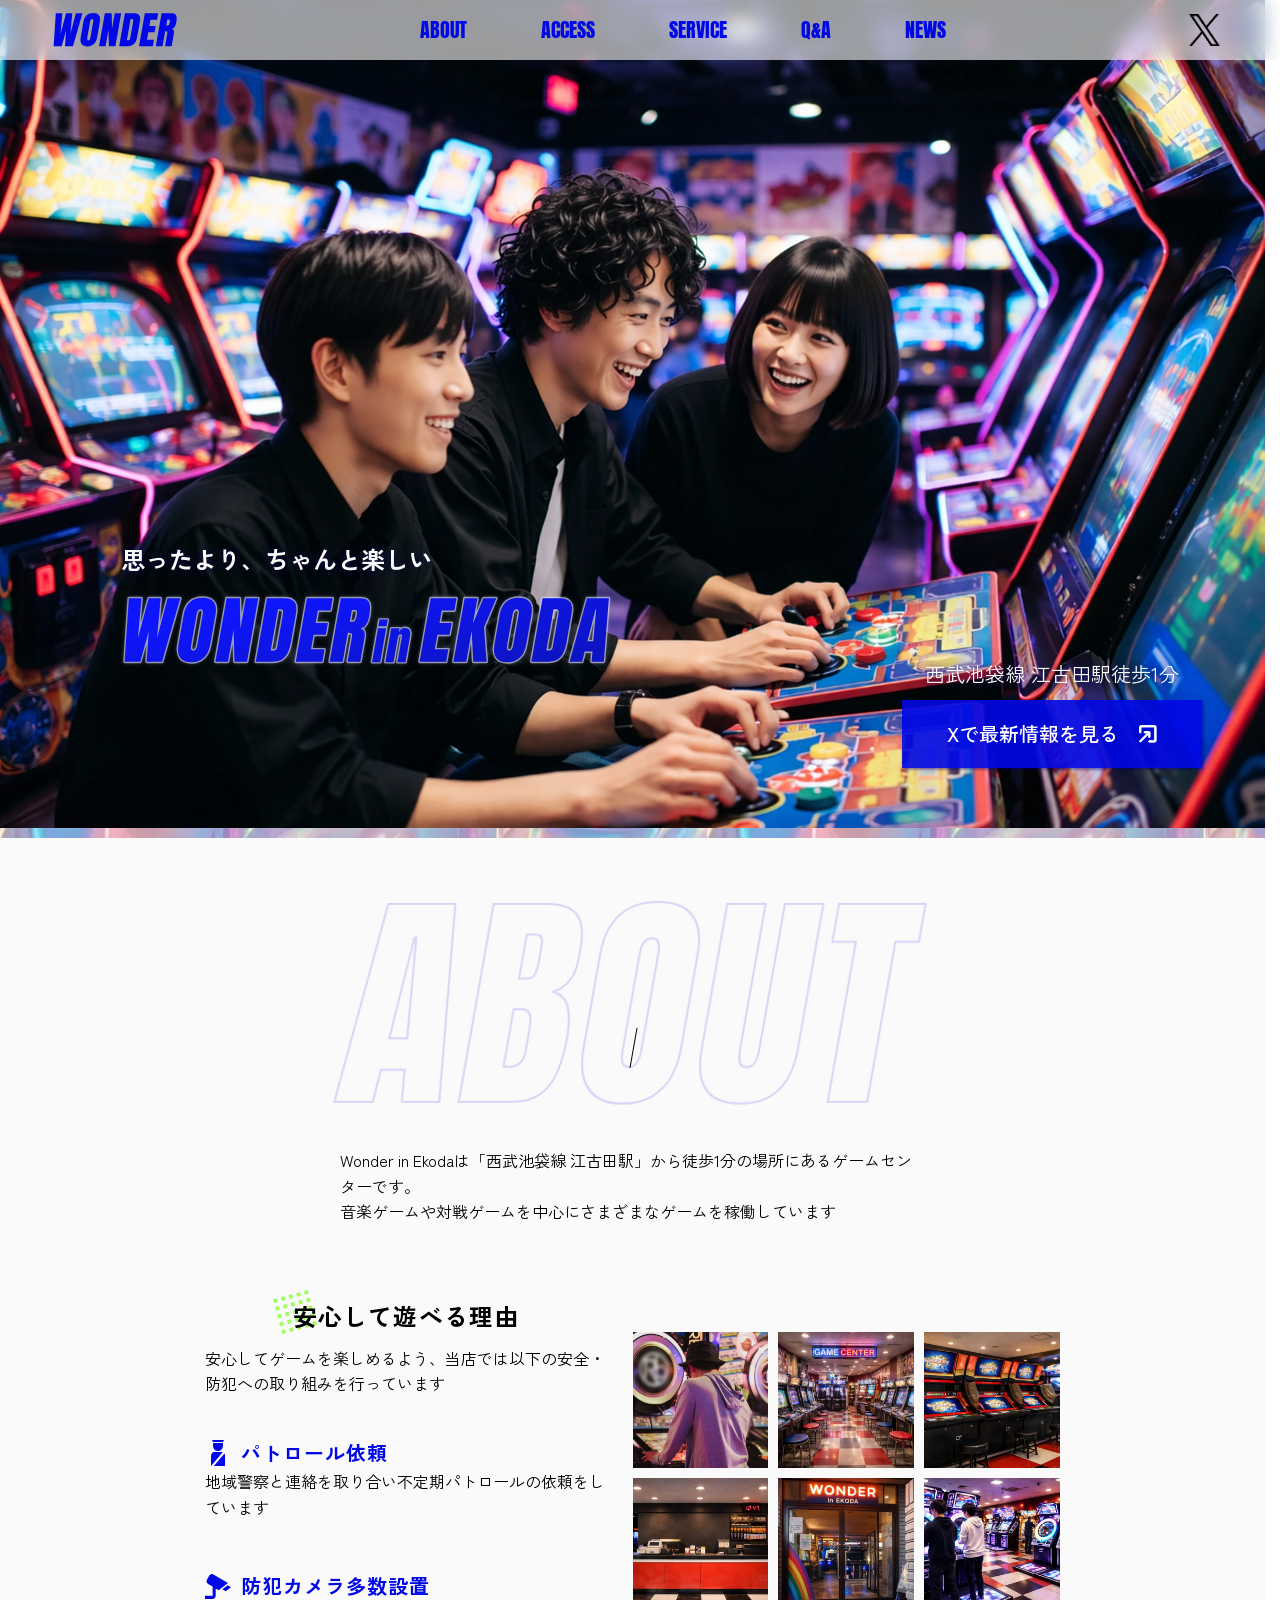
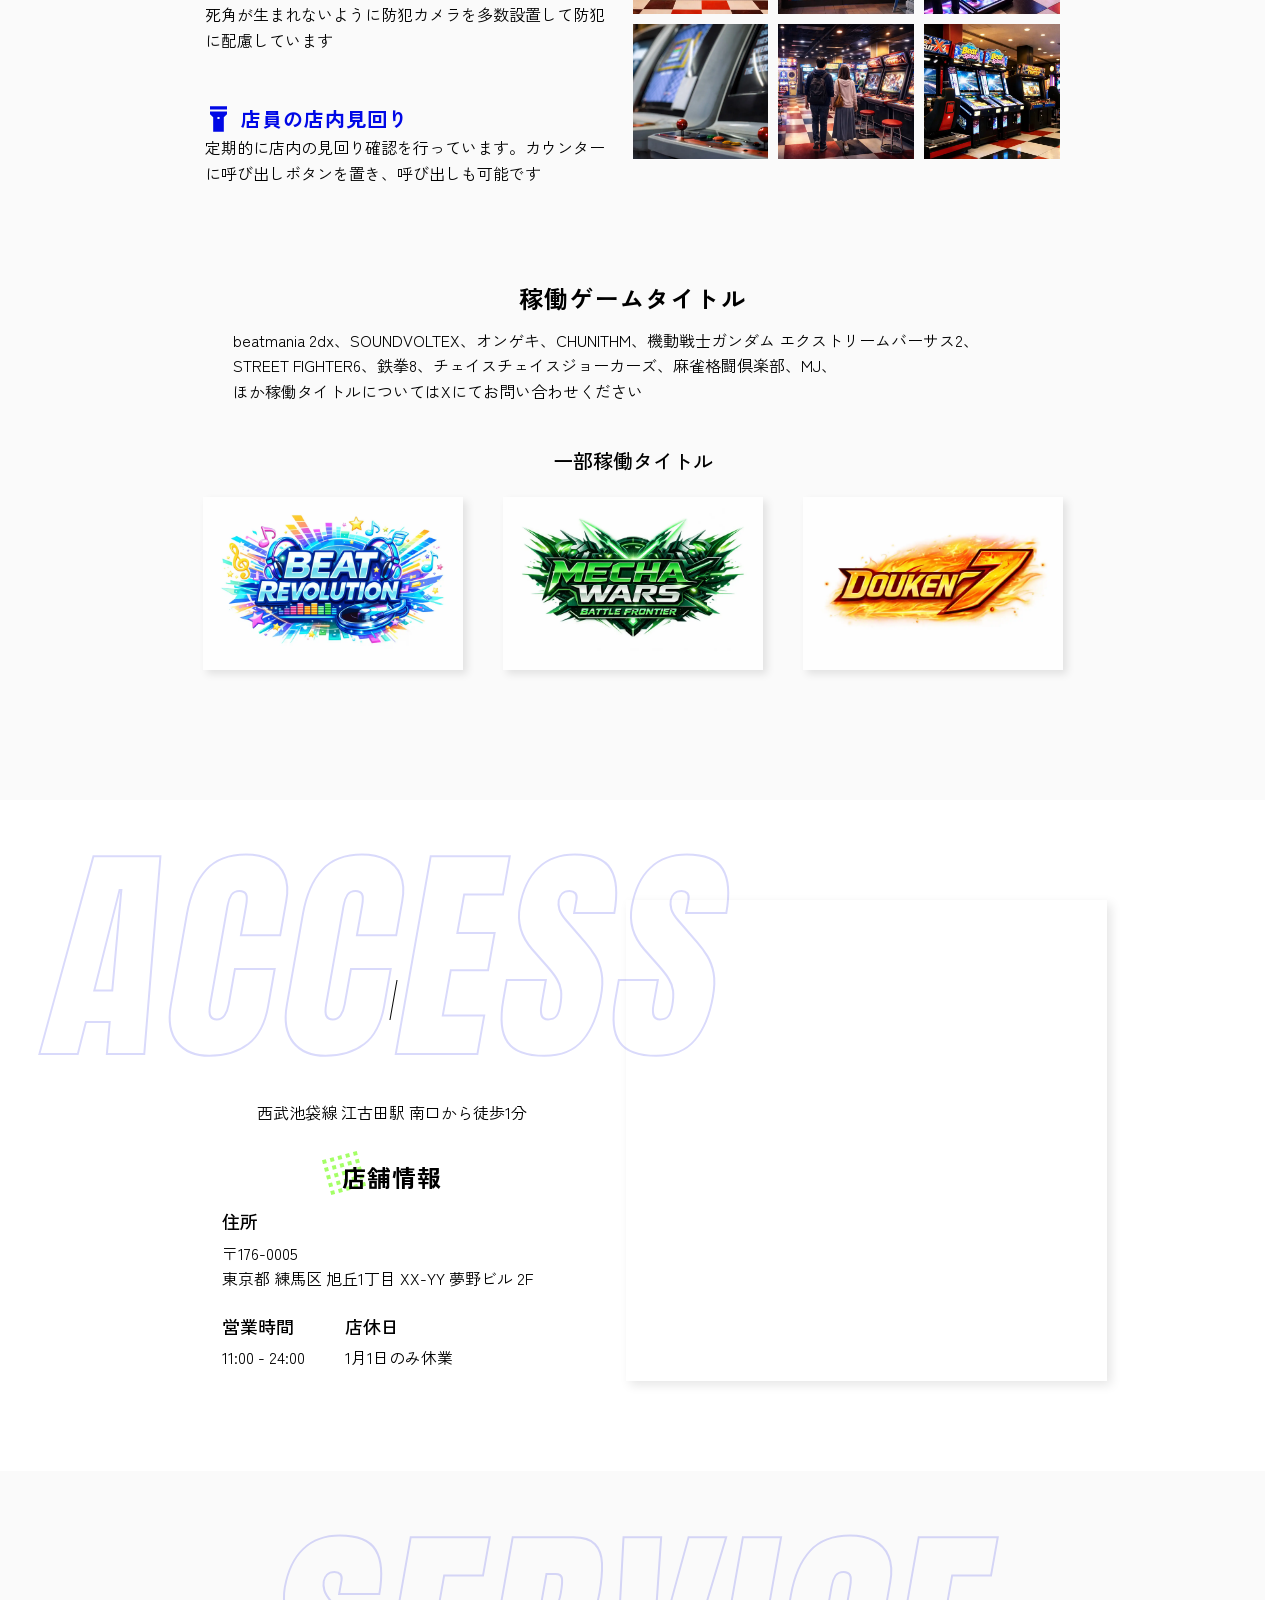
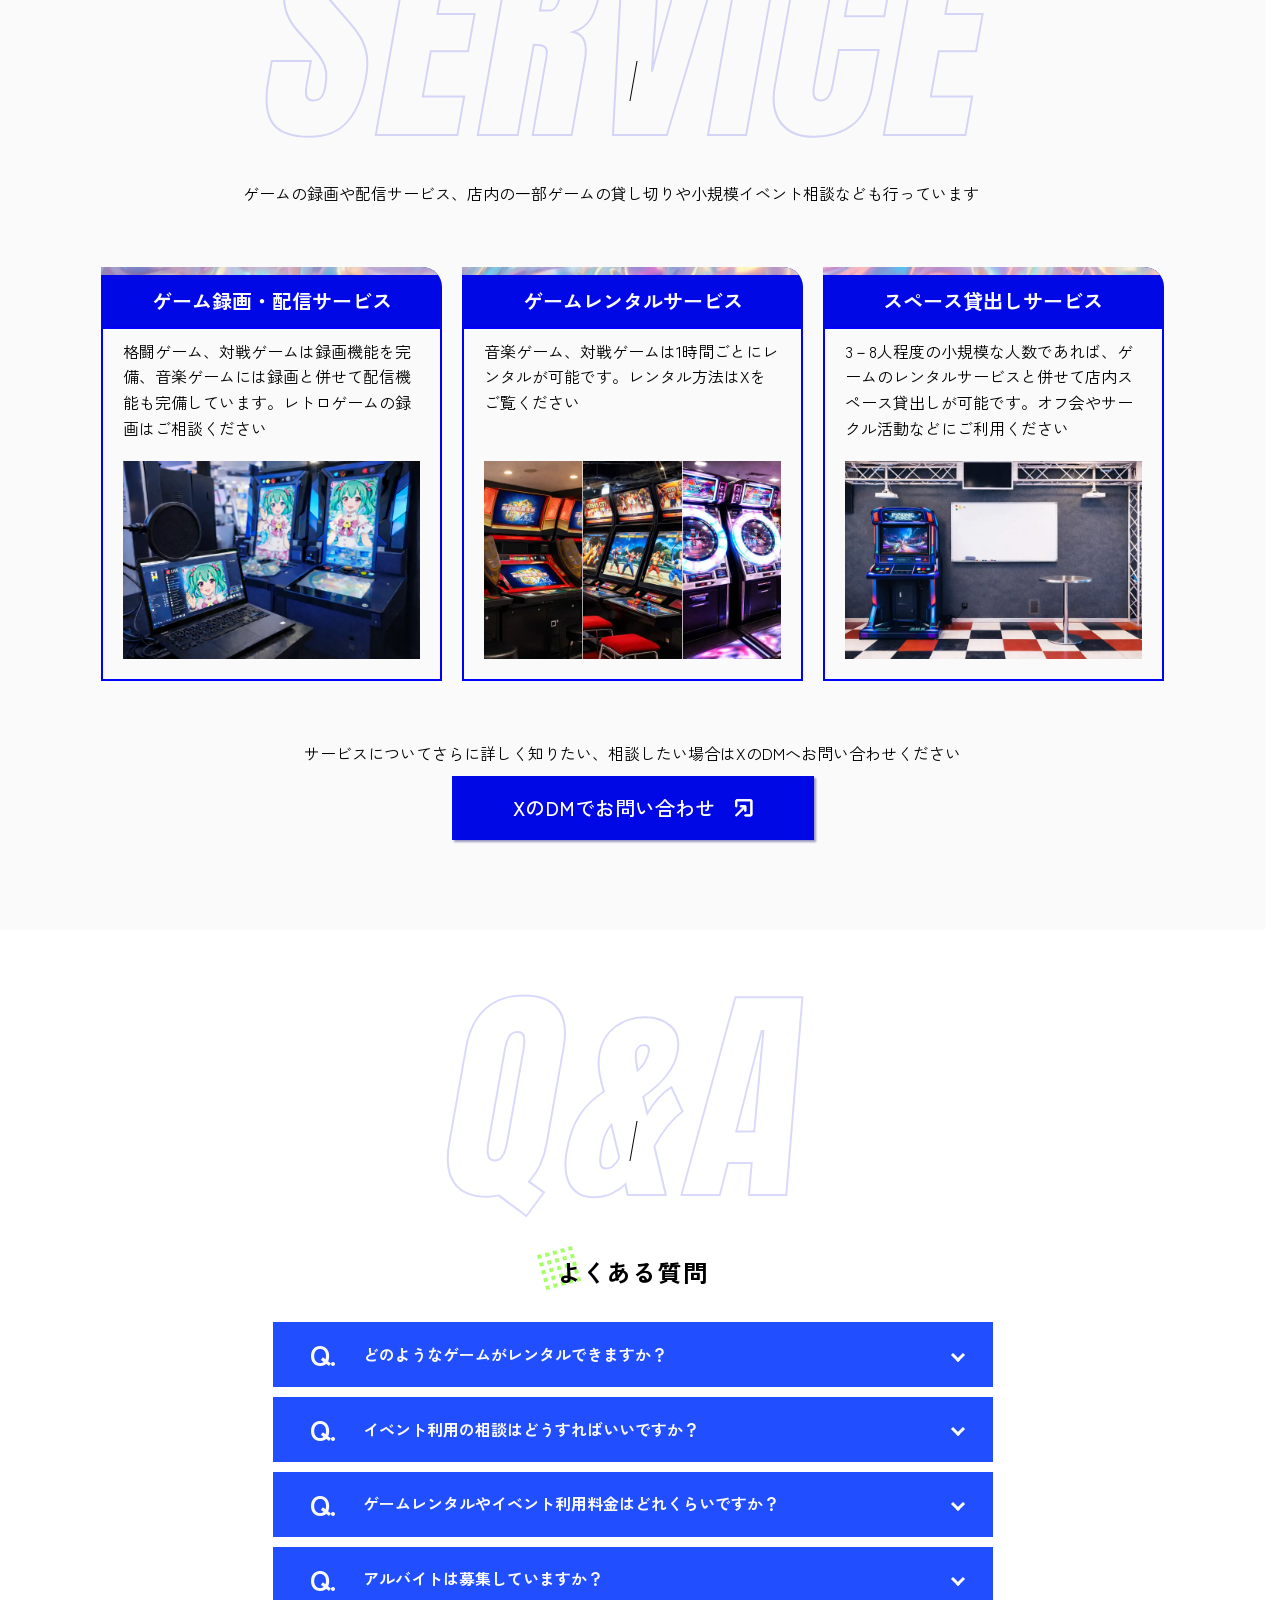
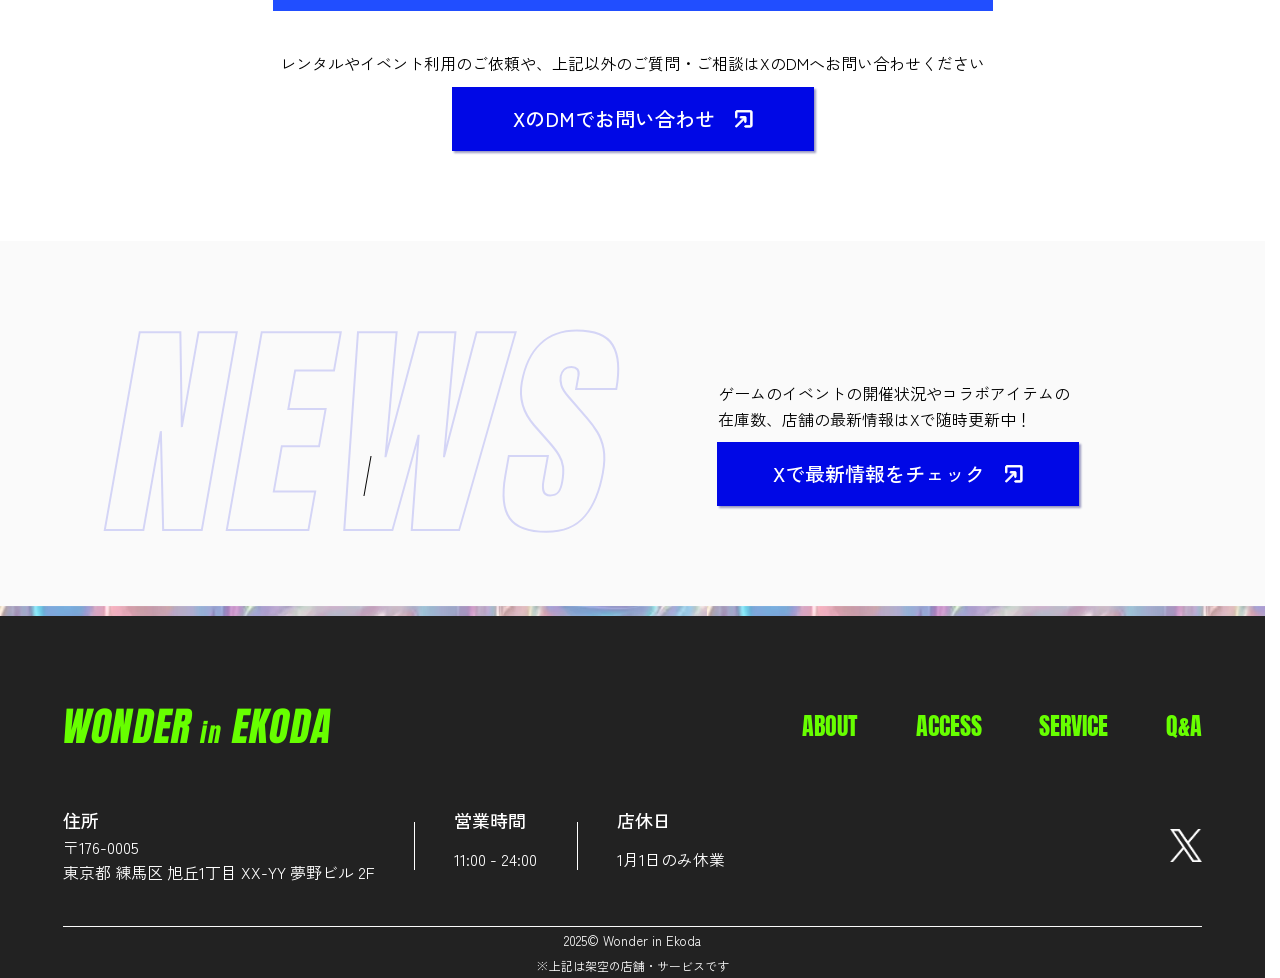
<file: index.html>
<!doctype html>
<html lang="ja">
<head>
  <meta charset="utf-8" />
  <meta name="viewport" content="width=device-width, initial-scale=1" />
  <title>WONDER in EKODA</title>
  <meta name="description" content="Wonder in Ekoda 公式サイト" />

  <script>document.documentElement.classList.add('js');</script>
  <!-- ===== favicon ===== -->
  <link rel="icon" href="assets/images/favicon.svg?v=2" type="image/svg+xml">
  <link rel="icon" type="image/png" href="assets/images/favicon-32.png?v=3" sizes="32x32">
  <link rel="icon" type="image/png" href="assets/images/favicon-16.png?v=3" sizes="16x16">
  <link rel="icon" href="assets/images/favicon-ico.ico" sizes="any">

  <!-- ===== fonts ===== -->
  <link rel="preconnect" href="https://fonts.googleapis.com">
  <link rel="preconnect" href="https://fonts.gstatic.com" crossorigin>
  <link href="https://fonts.googleapis.com/css2?family=Anton&family=Anton+SC&family=Zen+Kaku+Gothic+New:wght@400;500;700;900&display=swap" rel="stylesheet">



  <!-- ===== CSS ===== -->
  <link rel="stylesheet" href="assets/css/style.css" />
  <link rel="stylesheet" href="https://cdn.jsdelivr.net/npm/swiper@11/swiper-bundle.min.css" />

</head>

<body>
  <!-- ===== header ===== -->
    <header class="header">
      <div class="site-logo" aria-label="トップへ">
        <a href="#top" target="_self" rel="home" aria-current="page">WONDER in EKODA</a>
      </div>

      <!-- ===== navigation menu ===== -->
    <div class="menu pc">
      <nav class="gnav" aria-label="グローバルナビゲーション(PCmenu)">
        <ul class="gnav__list">
          <li class="gnav__item"><a href="#about">ABOUT</a></li>
          <li class="gnav__item"><a href="#access">ACCESS</a></li>
          <li class="gnav__item"><a href="#service">SERVICE</a></li>
          <li class="gnav__item"><a href="#qa">Q&A</a></li>
          <li class="gnav__item"><a href="#news">NEWS</a></li>
        </ul>
      </nav>
    </div>
      <a class="snsX" href="https://x.com/" target="_blank" rel="noopener noreferrer">X</a>
  </header>


  <main>
    <!-- ========== hero / FV ========== -->
    <section class="hero" id="top">
      <div class="hero__inner">
        <div class="hero__main">
          <p class="hero__copy">思ったより、ちゃんと楽しい</p>
          <h2 class="hero__title">
            <span class="visually-hidden">WONDER in EKODA</span>
            <div class="hero__logo">
              <!-- inlineSVG-SP -->
              <svg class="sp svg--shadow" id="_レイヤー_1" xmlns="http://www.w3.org/2000/svg" version="1.1" xmlns:xlink="http://www.w3.org/1999/xlink" viewBox="0 0 310 175.02">
                <!-- Generator: Adobe Illustrator 29.8.2, SVG Export Plug-In . SVG Version: 2.1.1 Build 3)  -->
                <defs>
                  <style>
                    .st0 {
                      fill: url(#_名称未設定グラデーション_5);
                    }

                    .st1, .st2 {
                      fill: none;
                      stroke: #e0e1ff;
                      stroke-opacity: .5;
                      stroke-width: 2px;
                    }

                    .st3 {
                      fill: url(#_名称未設定グラデーション_13);
                    }

                    .st4 {
                      fill: url(#_名称未設定グラデーション_6);
                    }

                    .st5 {
                      fill: url(#_名称未設定グラデーション_2);
                    }

                    .st6 {
                      fill: url(#_名称未設定グラデーション_11);
                    }

                    .st7 {
                      fill: url(#_名称未設定グラデーション);
                    }

                    .st8 {
                      fill: url(#_名称未設定グラデーション_12);
                    }

                    .st9 {
                      fill: url(#_名称未設定グラデーション_8);
                    }

                    .st10 {
                      fill: url(#_名称未設定グラデーション_4);
                    }

                    .st11 {
                      fill: url(#_名称未設定グラデーション_3);
                    }

                    .st12, .st2 {
                      display: none;
                    }

                    .st13 {
                      fill: url(#_名称未設定グラデーション_10);
                    }

                    .st14 {
                      fill: url(#_名称未設定グラデーション_7);
                    }

                    .st15 {
                      fill: url(#_名称未設定グラデーション_9);
                    }
                  </style>
                  <linearGradient id="_名称未設定グラデーション" data-name="名称未設定グラデーション" x1="40.89" y1="638.01" x2="204.48" y2="820.83" gradientTransform="translate(0 -591.49)" gradientUnits="userSpaceOnUse">
                    <stop offset="0" stop-color="#0e16ff"/>
                    <stop offset="1" stop-color="#0d14c4"/>
                  </linearGradient>
                  <linearGradient id="_名称未設定グラデーション_2" data-name="名称未設定グラデーション 2" x1="71.93" y1="610.24" x2="235.52" y2="793.05" gradientTransform="translate(0 -591.49)" gradientUnits="userSpaceOnUse">
                    <stop offset="0" stop-color="#0e16ff"/>
                    <stop offset="1" stop-color="#0d14c4"/>
                  </linearGradient>
                  <linearGradient id="_名称未設定グラデーション_3" data-name="名称未設定グラデーション 3" x1="99.56" y1="585.51" x2="263.15" y2="768.33" gradientTransform="translate(0 -591.49)" gradientUnits="userSpaceOnUse">
                    <stop offset="0" stop-color="#0e16ff"/>
                    <stop offset="1" stop-color="#0d14c4"/>
                  </linearGradient>
                  <linearGradient id="_名称未設定グラデーション_4" data-name="名称未設定グラデーション 4" x1="125.01" y1="562.73" x2="288.61" y2="745.55" gradientTransform="translate(0 -591.49)" gradientUnits="userSpaceOnUse">
                    <stop offset="0" stop-color="#0e16ff"/>
                    <stop offset="1" stop-color="#0d14c4"/>
                  </linearGradient>
                  <linearGradient id="_名称未設定グラデーション_5" data-name="名称未設定グラデーション 5" x1="153.38" y1="537.35" x2="316.97" y2="720.16" gradientTransform="translate(0 -591.49)" gradientUnits="userSpaceOnUse">
                    <stop offset="0" stop-color="#0e16ff"/>
                    <stop offset="1" stop-color="#0d14c4"/>
                  </linearGradient>
                  <linearGradient id="_名称未設定グラデーション_6" data-name="名称未設定グラデーション 6" x1="176.63" y1="516.54" x2="340.23" y2="699.35" gradientTransform="translate(0 -591.49)" gradientUnits="userSpaceOnUse">
                    <stop offset="0" stop-color="#0e16ff"/>
                    <stop offset="1" stop-color="#0d14c4"/>
                  </linearGradient>
                  <linearGradient id="_名称未設定グラデーション_7" data-name="名称未設定グラデーション 7" x1="-25.5" y1="697.43" x2="138.09" y2="880.24" gradientTransform="translate(0 -591.49)" gradientUnits="userSpaceOnUse">
                    <stop offset="0" stop-color="#0e16ff"/>
                    <stop offset="1" stop-color="#0d14c4"/>
                  </linearGradient>
                  <linearGradient id="_名称未設定グラデーション_8" data-name="名称未設定グラデーション 8" x1="-16.54" y1="689.4" x2="147.06" y2="872.22" gradientTransform="translate(0 -591.49)" gradientUnits="userSpaceOnUse">
                    <stop offset="0" stop-color="#0e16ff"/>
                    <stop offset="1" stop-color="#0d14c4"/>
                  </linearGradient>
                  <linearGradient id="_名称未設定グラデーション_9" data-name="名称未設定グラデーション 9" x1="17.55" y1="658.9" x2="181.14" y2="841.72" gradientTransform="translate(0 -591.49)" gradientUnits="userSpaceOnUse">
                    <stop offset="0" stop-color="#0e16ff"/>
                    <stop offset="1" stop-color="#0d14c4"/>
                  </linearGradient>
                  <linearGradient id="_名称未設定グラデーション_10" data-name="名称未設定グラデーション 10" x1="43.2" y1="635.95" x2="206.79" y2="818.76" gradientTransform="translate(0 -591.49)" gradientUnits="userSpaceOnUse">
                    <stop offset="0" stop-color="#0e16ff"/>
                    <stop offset="1" stop-color="#0d14c4"/>
                  </linearGradient>
                  <linearGradient id="_名称未設定グラデーション_11" data-name="名称未設定グラデーション 11" x1="69.7" y1="612.23" x2="233.3" y2="795.04" gradientTransform="translate(0 -591.49)" gradientUnits="userSpaceOnUse">
                    <stop offset="0" stop-color="#0e16ff"/>
                    <stop offset="1" stop-color="#0d14c4"/>
                  </linearGradient>
                  <linearGradient id="_名称未設定グラデーション_12" data-name="名称未設定グラデーション 12" x1="94.74" y1="589.82" x2="258.33" y2="772.63" gradientTransform="translate(0 -591.49)" gradientUnits="userSpaceOnUse">
                    <stop offset="0" stop-color="#0e16ff"/>
                    <stop offset="1" stop-color="#0d14c4"/>
                  </linearGradient>
                  <linearGradient id="_名称未設定グラデーション_13" data-name="名称未設定グラデーション 13" x1="122.69" y1="564.81" x2="286.28" y2="747.63" gradientTransform="translate(0 -591.49)" gradientUnits="userSpaceOnUse">
                    <stop offset="0" stop-color="#0e16ff"/>
                    <stop offset="1" stop-color="#0d14c4"/>
                  </linearGradient>
                </defs>
                <path class="st7" d="M1.37,80.91L6.72,1.74h15.77l-4.4,49.97L31.48,1.74h15.04l-4.54,49.97L55.14,1.74h15.96l-22.82,79.16h-19.35l2.71-38.1-10.59,38.1H1.37Z" />
                <path class="st5" d="M84.78,81.63c-6.45,0-11.05-1.9-13.8-5.71-2.71-3.84-3.43-9.37-2.15-16.6l6.66-37.6c1.2-6.78,3.79-11.92,7.77-15.43,4.01-3.51,9.28-5.26,15.79-5.26s11.14,1.75,13.88,5.26c2.77,3.51,3.56,8.65,2.36,15.43l-6.66,37.6c-1.28,7.23-3.97,12.76-8.07,16.6-4.07,3.81-9.33,5.71-15.77,5.71h0ZM87.5,67.05c2.45,0,4.08-2.32,4.9-6.97l6.84-38.64c.69-3.9-.16-5.85-2.54-5.85-2.69,0-4.39,1.99-5.09,5.98l-6.83,38.59c-.44,2.46-.44,4.23-.02,5.31.43,1.05,1.34,1.57,2.75,1.57h-.01Z" />
                <path class="st11" d="M115.07,80.91L129.09,1.74h16.6l.72,37.92,6.71-37.92h15.59l-14.01,79.16h-15.77l-1.06-39.58-7.01,39.58h-15.79Z" />
                <path class="st10" d="M165.59,80.91L179.61,1.74h22.19c5.81,0,9.9,1.59,12.27,4.77,2.38,3.15,3.03,7.77,1.95,13.85l-6.56,37.06c-1.33,7.5-3.7,13.28-7.11,17.36-3.38,4.08-8.42,6.12-15.11,6.12h-21.65ZM184.3,66.92h2.8c2.97,0,4.7-1.41,5.2-4.23l7.23-40.84c.47-2.64.4-4.33-.2-5.08-.56-.78-1.95-1.17-4.15-1.17h-1.79l-9.08,51.32h-.01Z" />
                <path class="st0" d="M215.66,80.91L229.67,1.74h32.28l-2.71,15.29h-15.86l-2.73,15.43h15.22l-2.64,14.89h-15.22l-3.21,18.13h16.92l-2.73,15.43h-33.33Z" />
                <path class="st4" d="M258.11,80.91L272.12,1.74h24.76c4.13,0,7.08.93,8.86,2.79,1.79,1.83,2.73,4.41,2.85,7.74.15,3.3-.17,7.18-.96,11.65-.76,4.32-1.94,7.77-3.53,10.35-1.56,2.58-3.97,4.36-7.23,5.35,2.45.51,4,1.75,4.66,3.73.69,1.95.77,4.48.21,7.6l-5.3,29.96h-15.91l5.49-30.99c.41-2.31.17-3.73-.71-4.27-.85-.57-2.34-.85-4.48-.85l-6.39,36.12h-16.33ZM283.35,31.07h3.9c2.23,0,3.77-2.38,4.61-7.15.55-3.09.66-5.11.34-6.07s-1.15-1.44-2.5-1.44h-3.76l-2.6,14.66h.01Z" />
                <path class="st14" d="M9.52,129.02l1.48-8.38h10.26l-1.48,8.38h-10.26ZM1.6,173.77l7.46-42.17h10.26l-7.46,42.17H1.6Z" />
                <path class="st9" d="M18.27,173.77l7.46-42.17h10.26l-.95,5.37c.67-1.61,1.62-2.98,2.85-4.1,1.25-1.14,2.81-1.71,4.66-1.71,2.98,0,4.98.9,6,2.7,1.04,1.8,1.28,4.26.73,7.39l-5.76,32.53h-10.12l5.57-31.49c.15-.83.11-1.58-.11-2.28-.22-.71-.75-1.07-1.59-1.07-.78,0-1.41.27-1.89.81-.46.52-.8,1.19-1.04,2-.23.79-.42,1.57-.56,2.36l-5.25,29.66h-10.26,0Z" />
                <path class="st15" d="M53.73,173.28l14.01-79.16h32.28l-2.71,15.29h-15.86l-2.73,15.43h15.22l-2.64,14.89h-15.22l-3.21,18.13h16.92l-2.73,15.43h-33.33,0Z" />
                <path class="st13" d="M96.19,173.28l14.01-79.16h15.96l-5.61,31.71,13.13-31.71h16.23l-15.45,36.25,3.32,42.91h-16.73l-2.02-38.32-6.78,38.32h-16.06Z" />
                <path class="st6" d="M163.45,174c-6.45,0-11.05-1.9-13.8-5.71-2.71-3.84-3.43-9.37-2.15-16.6l6.66-37.6c1.2-6.78,3.79-11.92,7.77-15.43,4.01-3.51,9.28-5.26,15.79-5.26s11.14,1.75,13.88,5.26c2.77,3.51,3.56,8.65,2.36,15.43l-6.66,37.6c-1.28,7.23-3.97,12.76-8.07,16.6-4.07,3.81-9.32,5.71-15.77,5.71h-.01ZM166.17,159.42c2.45,0,4.08-2.32,4.9-6.97l6.84-38.64c.69-3.9-.16-5.85-2.54-5.85-2.69,0-4.39,1.99-5.09,5.98l-6.83,38.59c-.44,2.46-.44,4.23-.02,5.31.43,1.05,1.34,1.57,2.75,1.57h0Z" />
                <path class="st8" d="M193.75,173.28l14.01-79.16h22.19c5.81,0,9.9,1.59,12.27,4.77,2.38,3.15,3.03,7.77,1.95,13.85l-6.56,37.06c-1.33,7.5-3.7,13.28-7.11,17.36-3.38,4.08-8.42,6.12-15.11,6.12h-21.64ZM212.45,159.29h2.8c2.96,0,4.7-1.41,5.19-4.23l7.23-40.84c.47-2.64.4-4.33-.2-5.08-.57-.78-1.95-1.17-4.15-1.17h-1.79l-9.08,51.32h0Z" />
                <path class="st3" d="M241.61,173.28l21.81-79.16h27.37l-6.36,79.16h-15.27l1.11-12.77h-9.72l-3.27,12.77h-15.68,0ZM263.94,147.86h7.34l3.6-40.26h-.73l-10.2,40.26h0Z" />
                <g class="st12">
                  <path class="st1" d="M1.37,80.91L6.72,1.74h15.77l-4.4,49.97L31.48,1.74h15.04l-4.54,49.97L55.14,1.74h15.96l-22.82,79.16h-19.35l2.71-38.1-10.59,38.1H1.37Z" />
                </g>
                <g class="st12">
                  <path class="st1" d="M84.78,81.63c-6.45,0-11.05-1.9-13.8-5.71-2.71-3.84-3.43-9.37-2.15-16.6l6.66-37.6c1.2-6.78,3.79-11.92,7.77-15.43,4.01-3.51,9.28-5.26,15.79-5.26s11.14,1.75,13.88,5.26c2.77,3.51,3.56,8.65,2.36,15.43l-6.66,37.6c-1.28,7.23-3.97,12.76-8.07,16.6-4.07,3.81-9.33,5.71-15.77,5.71h0ZM87.5,67.05c2.45,0,4.08-2.32,4.9-6.97l6.84-38.64c.69-3.9-.16-5.85-2.54-5.85-2.69,0-4.39,1.99-5.09,5.98l-6.83,38.59c-.44,2.46-.44,4.23-.02,5.31.43,1.05,1.34,1.57,2.75,1.57h-.01Z" />
                </g>
                <g class="st12">
                  <path class="st1" d="M115.07,80.91L129.09,1.74h16.6l.72,37.92,6.71-37.92h15.59l-14.01,79.16h-15.77l-1.06-39.58-7.01,39.58h-15.79Z" />
                </g>
                <g class="st12">
                  <path class="st1" d="M165.59,80.91L179.61,1.74h22.19c5.81,0,9.9,1.59,12.27,4.77,2.38,3.15,3.03,7.77,1.95,13.85l-6.56,37.06c-1.33,7.5-3.7,13.28-7.11,17.36-3.38,4.08-8.42,6.12-15.11,6.12h-21.65ZM184.3,66.92h2.8c2.97,0,4.7-1.41,5.2-4.23l7.23-40.84c.47-2.64.4-4.33-.2-5.08-.56-.78-1.95-1.17-4.15-1.17h-1.79l-9.08,51.32h-.01Z" />
                </g>
                <g class="st12">
                  <path class="st1" d="M215.66,80.91L229.67,1.74h32.28l-2.71,15.29h-15.86l-2.73,15.43h15.22l-2.64,14.89h-15.22l-3.21,18.13h16.92l-2.73,15.43h-33.33Z" />
                </g>
                <g class="st12">
                  <path class="st1" d="M258.11,80.91L272.12,1.74h24.76c4.13,0,7.08.93,8.86,2.79,1.79,1.83,2.73,4.41,2.85,7.74.15,3.3-.17,7.18-.96,11.65-.76,4.32-1.94,7.77-3.53,10.35-1.56,2.58-3.97,4.36-7.23,5.35,2.45.51,4,1.75,4.66,3.73.69,1.95.77,4.48.21,7.6l-5.3,29.96h-15.91l5.49-30.99c.41-2.31.17-3.73-.71-4.27-.85-.57-2.34-.85-4.48-.85l-6.39,36.12h-16.33ZM283.35,31.07h3.9c2.23,0,3.77-2.38,4.61-7.15.55-3.09.66-5.11.34-6.07s-1.15-1.44-2.5-1.44h-3.76l-2.6,14.66h.01Z" />
                </g>
                <g class="st12">
                  <path class="st1" d="M9.52,129.02l1.48-8.38h10.26l-1.48,8.38h-10.26ZM1.6,173.77l7.46-42.17h10.26l-7.46,42.17H1.6Z" />
                </g>
                <g class="st12">
                  <path class="st1" d="M18.27,173.77l7.46-42.17h10.26l-.95,5.37c.67-1.61,1.62-2.98,2.85-4.1,1.25-1.14,2.81-1.71,4.66-1.71,2.98,0,4.98.9,6,2.7,1.04,1.8,1.28,4.26.73,7.39l-5.76,32.53h-10.12l5.57-31.49c.15-.83.11-1.58-.11-2.28-.22-.71-.75-1.07-1.59-1.07-.78,0-1.41.27-1.89.81-.46.52-.8,1.19-1.04,2-.23.79-.42,1.57-.56,2.36l-5.25,29.66h-10.26,0Z" />
                </g>
                <g class="st12">
                  <path class="st1" d="M53.73,173.28l14.01-79.16h32.28l-2.71,15.29h-15.86l-2.73,15.43h15.22l-2.64,14.89h-15.22l-3.21,18.13h16.92l-2.73,15.43h-33.33,0Z" />
                </g>
                <g class="st12">
                  <path class="st1" d="M96.19,173.28l14.01-79.16h15.96l-5.61,31.71,13.13-31.71h16.23l-15.45,36.25,3.32,42.91h-16.73l-2.02-38.32-6.78,38.32h-16.06Z" />
                </g>
                <g class="st12">
                  <path class="st1" d="M163.45,174c-6.45,0-11.05-1.9-13.8-5.71-2.71-3.84-3.43-9.37-2.15-16.6l6.66-37.6c1.2-6.78,3.79-11.92,7.77-15.43,4.01-3.51,9.28-5.26,15.79-5.26s11.14,1.75,13.88,5.26c2.77,3.51,3.56,8.65,2.36,15.43l-6.66,37.6c-1.28,7.23-3.97,12.76-8.07,16.6-4.07,3.81-9.32,5.71-15.77,5.71h-.01ZM166.17,159.42c2.45,0,4.08-2.32,4.9-6.97l6.84-38.64c.69-3.9-.16-5.85-2.54-5.85-2.69,0-4.39,1.99-5.09,5.98l-6.83,38.59c-.44,2.46-.44,4.23-.02,5.31.43,1.05,1.34,1.57,2.75,1.57h0Z" />
                </g>
                <g class="st12">
                  <path class="st1" d="M193.75,173.28l14.01-79.16h22.19c5.81,0,9.9,1.59,12.27,4.77,2.38,3.15,3.03,7.77,1.95,13.85l-6.56,37.06c-1.33,7.5-3.7,13.28-7.11,17.36-3.38,4.08-8.42,6.12-15.11,6.12h-21.64ZM212.45,159.29h2.8c2.96,0,4.7-1.41,5.19-4.23l7.23-40.84c.47-2.64.4-4.33-.2-5.08-.57-.78-1.95-1.17-4.15-1.17h-1.79l-9.08,51.32h0Z" />
                </g>
                <g class="st12">
                  <path class="st2" d="M241.61,173.28l21.81-79.16h27.37l-6.36,79.16h-15.27l1.11-12.77h-9.72l-3.27,12.77h-15.68,0ZM263.94,147.86h7.34l3.6-40.26h-.73l-10.2,40.26h0Z" />
                </g>
              </svg>
              <!-- inlineSVG-PC -->
               <svg class="pc svg--shadow" width="520" height="75" viewBox="15 -5 517 80" fill="none" xmlns="http://www.w3.org/2000/svg">
                <path d="M0 68.321L4.5555 0.615505H17.993L14.246 43.3546L25.6492 0.615505H38.4618L34.5976 43.3546L45.8055 0.615505H59.3993L39.9609 68.321H23.4766L25.7844 35.7378L16.7578 68.321H0Z" fill="url(#paint0_linear_370_484)"/>
                <path d="M71.0602 68.9365C65.5654 68.9365 61.6469 67.308 59.3045 64.051C56.9927 60.7683 56.3817 56.0366 57.4715 49.8559L63.1422 17.6958C64.1642 11.8998 66.372 7.50147 69.7657 4.50088C73.1854 1.50029 77.6687 0 83.2156 0C88.7625 0 92.7037 1.50029 95.0392 4.50088C97.4007 7.50147 98.0705 11.8998 97.0485 17.6958L91.3778 49.8559C90.288 56.0366 87.9953 60.7683 84.4998 64.051C81.0349 67.308 76.555 68.9365 71.0602 68.9365ZM73.3751 56.4726C75.4585 56.4726 76.8506 54.485 77.5515 50.5099L83.3782 17.4649C83.9661 14.131 83.2444 12.464 81.2132 12.464C78.9215 12.464 77.4749 14.1694 76.8735 17.5804L71.0536 50.5868C70.6828 52.6898 70.6764 54.2029 71.0344 55.1262C71.397 56.0238 72.1772 56.4726 73.3751 56.4726Z" fill="url(#paint1_linear_370_484)"/>
                <path d="M96.8688 68.321L108.807 0.615505H122.948L123.558 33.0449L129.276 0.615505H142.557L130.619 68.321H117.181L116.275 34.4683L110.306 68.321H96.8688Z" fill="url(#paint2_linear_370_484)"/>
                <path d="M139.913 68.321L151.851 0.615505H170.757C175.705 0.615505 179.189 1.97474 181.21 4.69322C183.235 7.38606 183.789 11.3355 182.871 16.5417L177.281 48.2402C176.151 54.6517 174.132 59.6014 171.226 63.0892C168.345 66.5771 164.053 68.321 158.35 68.321H139.913ZM155.85 56.3572H158.233C160.759 56.3572 162.235 55.1518 162.66 52.7411L168.819 17.8112C169.217 15.5543 169.16 14.1053 168.648 13.4642C168.166 12.7974 166.988 12.464 165.113 12.464H163.59L155.85 56.3572Z" fill="url(#paint3_linear_370_484)"/>
                <path d="M182.566 68.321L194.504 0.615505H222.004L219.698 13.695H206.182L203.855 26.8899H216.824L214.579 39.6231H201.61L198.877 55.1262H213.291L210.964 68.321H182.566Z" fill="url(#paint4_linear_370_484)"/>
                <path d="M218.734 68.321L230.673 0.615505H251.766C255.282 0.615505 257.798 1.41053 259.315 3.00059C260.836 4.56499 261.645 6.77055 261.742 9.61726C261.869 12.4383 261.596 15.7595 260.922 19.5807C260.271 23.2738 259.269 26.2231 257.917 28.4286C256.591 30.6342 254.538 32.1601 251.758 33.0064C253.843 33.4424 255.165 34.5067 255.726 36.1994C256.318 37.8664 256.378 40.0335 255.908 42.7006L251.391 68.321H237.836L242.51 41.8159C242.858 39.8411 242.656 38.6229 241.904 38.1613C241.183 37.674 239.91 37.4304 238.087 37.4304L232.641 68.321H218.734ZM240.234 25.6973H243.555C245.456 25.6973 246.766 23.6585 247.485 19.5807C247.951 16.9392 248.048 15.2081 247.776 14.3874C247.504 13.5668 246.795 13.1564 245.649 13.1564H242.446L240.234 25.6973Z" fill="url(#paint5_linear_370_484)"/>
                <path d="M270.673 30.4697L271.937 23.3049H280.677L279.414 30.4697H270.673ZM263.924 68.7464L270.283 32.6817H279.024L272.664 68.7464H263.924Z" fill="url(#paint6_linear_370_484)"/>
                <path d="M278.131 68.7464L284.49 32.6817H293.231L292.421 37.2739C292.989 35.8955 293.798 34.7254 294.846 33.7636C295.914 32.7859 297.237 32.297 298.816 32.297C301.355 32.297 303.059 33.0664 303.927 34.6051C304.811 36.1439 305.017 38.2517 304.545 40.9285L299.64 68.7464H291.022L295.77 41.8181C295.894 41.1128 295.862 40.4637 295.674 39.8706C295.488 39.2615 295.038 38.9569 294.321 38.9569C293.654 38.9569 293.117 39.1894 292.709 39.6542C292.321 40.103 292.025 40.672 291.822 41.3613C291.622 42.0345 291.463 42.7077 291.344 43.3809L286.871 68.7464H278.131Z" fill="url(#paint7_linear_370_484)"/>
                <path d="M314.609 68.321L326.548 0.615505H354.048L351.741 13.695H338.226L335.899 26.8899H348.868L346.623 39.6231H333.654L330.92 55.1262H345.334L343.008 68.321H314.609Z" fill="url(#paint8_linear_370_484)"/>
                <path d="M350.778 68.321L362.716 0.615505H376.31L371.528 27.7362L382.716 0.615505H396.545L383.382 31.6216L386.208 68.321H371.95L370.229 35.5454L364.45 68.321H350.778Z" fill="url(#paint9_linear_370_484)"/>
                <path d="M408.088 68.9365C402.594 68.9365 398.675 67.308 396.333 64.051C394.021 60.7683 393.41 56.0366 394.5 49.8559L400.17 17.6958C401.192 11.8998 403.4 7.50147 406.794 4.50088C410.214 1.50029 414.697 0 420.244 0C425.791 0 429.732 1.50029 432.067 4.50088C434.429 7.50147 435.099 11.8998 434.077 17.6958L428.406 49.8559C427.316 56.0366 425.023 60.7683 421.528 64.051C418.063 67.308 413.583 68.9365 408.088 68.9365ZM410.403 56.4726C412.487 56.4726 413.879 54.485 414.58 50.5099L420.406 17.4649C420.994 14.131 420.273 12.464 418.241 12.464C415.95 12.464 414.503 14.1694 413.902 17.5804L408.082 50.5868C407.711 52.6898 407.704 54.2029 408.063 55.1262C408.425 56.0238 409.205 56.4726 410.403 56.4726Z" fill="url(#paint10_linear_370_484)"/>
                <path d="M433.897 68.321L445.835 0.615505H464.741C469.689 0.615505 473.174 1.97474 475.194 4.69322C477.219 7.38606 477.773 11.3355 476.855 16.5417L471.266 48.2402C470.135 54.6517 468.117 59.6014 465.21 63.0892C462.329 66.5771 458.037 68.321 452.334 68.321H433.897ZM449.835 56.3572H452.217C454.743 56.3572 456.219 55.1518 456.644 52.7411L462.803 17.8112C463.201 15.5543 463.144 14.1053 462.632 13.4642C462.151 12.7974 460.973 12.464 459.098 12.464H457.574L449.835 56.3572Z" fill="url(#paint11_linear_370_484)"/>
                <path d="M474.675 68.321L493.254 0.615505H516.574L511.159 68.321H498.152L499.101 57.3958H490.82L488.034 68.321H474.675ZM493.703 46.586H499.953L503.016 12.1562H502.391L493.703 46.586Z" fill="url(#paint12_linear_370_484)"/>
                <defs>
                <linearGradient id="paint0_linear_370_484" x1="180.604" y1="-6.08334" x2="207.238" y2="119.471" gradientUnits="userSpaceOnUse">
                <stop stop-color="#0E16FF"/>
                <stop offset="1" stop-color="#0D14C4"/>
                </linearGradient>
                <linearGradient id="paint1_linear_370_484" x1="180.604" y1="-6.08334" x2="207.238" y2="119.471" gradientUnits="userSpaceOnUse">
                <stop stop-color="#0E16FF"/>
                <stop offset="1" stop-color="#0D14C4"/>
                </linearGradient>
                <linearGradient id="paint2_linear_370_484" x1="180.604" y1="-6.08334" x2="207.238" y2="119.471" gradientUnits="userSpaceOnUse">
                <stop stop-color="#0E16FF"/>
                <stop offset="1" stop-color="#0D14C4"/>
                </linearGradient>
                <linearGradient id="paint3_linear_370_484" x1="180.604" y1="-6.08334" x2="207.238" y2="119.471" gradientUnits="userSpaceOnUse">
                <stop stop-color="#0E16FF"/>
                <stop offset="1" stop-color="#0D14C4"/>
                </linearGradient>
                <linearGradient id="paint4_linear_370_484" x1="180.604" y1="-6.08334" x2="207.238" y2="119.471" gradientUnits="userSpaceOnUse">
                <stop stop-color="#0E16FF"/>
                <stop offset="1" stop-color="#0D14C4"/>
                </linearGradient>
                <linearGradient id="paint5_linear_370_484" x1="180.604" y1="-6.08334" x2="207.238" y2="119.471" gradientUnits="userSpaceOnUse">
                <stop stop-color="#0E16FF"/>
                <stop offset="1" stop-color="#0D14C4"/>
                </linearGradient>
                <linearGradient id="paint6_linear_370_484" x1="180.604" y1="-6.08334" x2="207.238" y2="119.471" gradientUnits="userSpaceOnUse">
                <stop stop-color="#0E16FF"/>
                <stop offset="1" stop-color="#0D14C4"/>
                </linearGradient>
                <linearGradient id="paint7_linear_370_484" x1="180.604" y1="-6.08334" x2="207.238" y2="119.471" gradientUnits="userSpaceOnUse">
                <stop stop-color="#0E16FF"/>
                <stop offset="1" stop-color="#0D14C4"/>
                </linearGradient>
                <linearGradient id="paint8_linear_370_484" x1="180.604" y1="-6.08334" x2="207.238" y2="119.471" gradientUnits="userSpaceOnUse">
                <stop stop-color="#0E16FF"/>
                <stop offset="1" stop-color="#0D14C4"/>
                </linearGradient>
                <linearGradient id="paint9_linear_370_484" x1="180.604" y1="-6.08334" x2="207.238" y2="119.471" gradientUnits="userSpaceOnUse">
                <stop stop-color="#0E16FF"/>
                <stop offset="1" stop-color="#0D14C4"/>
                </linearGradient>
                <linearGradient id="paint10_linear_370_484" x1="180.604" y1="-6.08334" x2="207.238" y2="119.471" gradientUnits="userSpaceOnUse">
                <stop stop-color="#0E16FF"/>
                <stop offset="1" stop-color="#0D14C4"/>
                </linearGradient>
                <linearGradient id="paint11_linear_370_484" x1="180.604" y1="-6.08334" x2="207.238" y2="119.471" gradientUnits="userSpaceOnUse">
                <stop stop-color="#0E16FF"/>
                <stop offset="1" stop-color="#0D14C4"/>
                </linearGradient>
                <linearGradient id="paint12_linear_370_484" x1="180.604" y1="-6.08334" x2="207.238" y2="119.471" gradientUnits="userSpaceOnUse">
                <stop stop-color="#0E16FF"/>
                <stop offset="1" stop-color="#0D14C4"/>
                </linearGradient>
                </defs>
              </svg>
                          </div>
          </h2>
        </div>

        <div class="hero__cta">
          <p class="hero__subText">西武池袋線 江古田駅徒歩1分</p>
          <a class="btn btn--hero" href="https://x.com/" target="_blank" rel="noopener noreferrer">
            Xで最新情報を見る</a>
        </div>
      </div>
      <div class="hero__bg a is-active"></div>
      <div class="hero__bg b"></div>
      <div class="hero__bg c"></div>
    </section>

    <div class="accent" aria-hidden="true"></div>

    <!-- ========== SPmenu ========== -->
    <section class="menu sp">
      <nav class="gnav" aria-label="グローバルナビゲーション(SPmenu)">
        <ul class="gnav__list bg--white">
          <li class="gnav__item"><a href="#access">ACCESS</a></li>
          <li class="gnav__item"><a href="#service">SERVICE</a></li>
          <li class="gnav__item"><a href="#qa">Q&A</a></li>
          <li class="gnav__item"><a href="#news">NEWS</a></li>
        </ul>
      </nav>
    </section>

    <!-- ========== ABOUT ========== -->
    <section class="section section--about bg--white js-reveal" id="about">
      <header class="section__head">
        <div class="sectionTitle">
          <h2 class="sectionTitle__text type-js" data-title="ABOUT">ABOUT</h2>
          <span class="sectionTitle__ghost" aria-hidden="true">ABOUT</span>
        </div>
        <p class="lead">
          Wonder in Ekodaは「西武池袋線 江古田駅」から徒歩1分の場所にあるゲームセンターです。<br/>
          音楽ゲームや対戦ゲームを中心にさまざまなゲームを稼働しています
        </p>
      </header>

      <div class="aboutGrid">
        <div class="aboutText">
          <h3 class="subTitle subTitle--reason">安心して遊べる理由</h3>
          <p class="reason__text">安心してゲームを楽しめるよう、当店では以下の安全・防犯への取り組みを行っています</p>

          <dl class="reason__list">
            <div class="reason__card">
              <dt class="reason__title">パトロール依頼</dt>
              <dd class="reason__text">地域警察と連絡を取り合い不定期パトロールの依頼をしています</dd>
            </div>

            <div class="reason__card">
              <dt class="reason__title camera">防犯カメラ多数設置</dt>
              <dd class="reason__text">死角が生まれないように防犯カメラを多数設置して防犯に配慮しています</dd>
            </div>

            <div class="reason__card">
              <dt class="reason__title light">店員の店内見回り</dt>
              <dd class="reason__text">定期的に店内の見回り確認を行っています。カウンターに呼び出しボタンを置き、呼び出しも可能です</dd>
            </div>
          </dl>
        </div>

        <!-- 写真リスト・モーダル -->
        <div class="aboutPhotos__wrap pc">
          <ul class="aboutPhotos__list">
            <li class="aboutPhotos__item">
              <a class="aboutPhotos__link" href="assets/images/imgStorePhoto01.webp">
                <img class="aboutPhotos__photo" src="assets/images/imgStorePhoto01.webp" alt="店内の様子-音楽ゲームを遊ぶ男性" loading="lazy">
              </a>
            </li>
            <li class="aboutPhotos__item">
              <a class="aboutPhotos__link" href="assets/images/imgStorePhoto02.webp">
                <img class="aboutPhotos__photo" src="assets/images/imgStorePhoto02.webp" alt="店内の様子-レトロゲームの筐体が並ぶエリア" loading="lazy">
              </a>
            </li>
            <li class="aboutPhotos__item">
              <a class="aboutPhotos__link" href="assets/images/imgStorePhoto03.webp">
                <img class="aboutPhotos__photo" src="assets/images/imgStorePhoto03.webp" alt="店内の様子-麻雀ゲームの筐体が並ぶエリア" loading="lazy">
              </a>
            </li>
            <li class="aboutPhotos__item">
              <a class="aboutPhotos__link" href="assets/images/imgStorePhoto04.webp">
                <img class="aboutPhotos__photo" src="assets/images/imgStorePhoto04.webp" alt="店内の様子-店内カウンター" loading="lazy">
              </a>
            </li>
            <li class="aboutPhotos__item">
              <a class="aboutPhotos__link" href="assets/images/imgStorePhoto05.webp">
                <img class="aboutPhotos__photo" src="assets/images/imgStorePhoto05.webp" alt="店舗入り口・外観" loading="lazy">
              </a>
            </li>
            <li class="aboutPhotos__item">
              <a class="aboutPhotos__link" href="assets/images/imgStorePhoto06.webp">
                <img class="aboutPhotos__photo" src="assets/images/imgStorePhoto06.webp" alt="店内の様子-音楽ゲームを遊ぶ男子たち" loading="lazy">
              </a>
            </li>
            <li class="aboutPhotos__item">
              <a class="aboutPhotos__link" href="assets/images/imgStorePhoto07.webp">
                <img class="aboutPhotos__photo" src="assets/images/imgStorePhoto07.webp" alt="店内の様子-レトロゲームの筐体" loading="lazy">
              </a>
            </li>
            <li class="aboutPhotos__item">
              <a class="aboutPhotos__link" href="assets/images/imgStorePhoto08.webp">
                <img class="aboutPhotos__photo" src="assets/images/imgStorePhoto08.webp" alt="店内の様子-男女の二人組が店内を見て回っている" loading="lazy">
              </a>
            </li>
            <li class="aboutPhotos__item">
              <a class="aboutPhotos__link" href="assets/images/imgStorePhoto09.webp">
                <img class="aboutPhotos__photo" src="assets/images/imgStorePhoto09.webp" alt="店内の様子-レースゲーム・シューティングゲームの並ぶエリア" loading="lazy">
              </a>
            </li>
          </ul>
        </div><!-- aboutPhotos__wrap -->
      </div><!-- aboutGrid -->

      <!-- スライダー 一番上で表示非表示切り替え-->
      <!-- swiperアセットに非表示用クラスを付けても、後付けのクラスに上書きされて消えないので親を作って消す -->
      <div class="sp">
        <div class="swiper mySlider" aria-label="店内写真スライダー">
          <div class="swiper-wrapper">
            <div class="swiper-slide">
              <img src="assets/images/imgStorePhoto01.webp" alt="店内の様子-音楽ゲームを遊ぶ男性">
            </div>
            <div class="swiper-slide">
              <img src="assets/images/imgStorePhoto02.webp" alt="店内の様子-レトロゲームの筐体が並ぶエリア">
            </div>
            <div class="swiper-slide">
              <img src="assets/images/imgStorePhoto03.webp" alt="店内の様子-麻雀ゲームの筐体が並ぶエリア">
            </div>
            <div class="swiper-slide">
              <img src="assets/images/imgStorePhoto04.webp" alt="店内の様子-店内カウンター">
            </div>
          </div>

          <!-- ドット -->
          <div class="swiper-pagination"></div>
        </div>

      </div>


      <div class="about__cta sp">
        <a class="btn btn--about" href="about.html">店内をもっと見る</a>
      </div>

      <div class="aboutGames pc">
        <h3 class="subTitle">稼働ゲームタイトル</h3>
        <p class="lead lead--aboutGames">
          beatmania 2dx、SOUNDVOLTEX、オンゲキ、CHUNITHM、機動戦士ガンダム エクストリームバーサス2、<br>
          STREET FIGHTER6、鉄拳8、チェイスチェイスジョーカーズ、麻雀格闘倶楽部、MJ、<br>
          ほか稼働タイトルについてはXにてお問い合わせください
        </p>

        <p class="aboutGames--miniTitle">一部稼働タイトル</p>
          <ul class="aboutGames__list">
            <li class="aboutGames__item">
              <img class="aboutGames__photo" src="assets/images/imgGameTitle01.webp" alt="稼働ゲームタイトルの画像-StarryShower">
            </li>
            <li class="aboutGames__item">
              <img class="aboutGames__photo" src="assets/images/imgGameTitle02.webp" alt="稼働ゲームタイトルの画像-ソイモンエクストラ オーバーリミット">
            </li>
            <li class="aboutGames__item">
              <img class="aboutGames__photo" src="assets/images/imgGameTitle03.webp" alt="稼働ゲームタイトルの画像-DOUKEN7">
            </li>
          </ul>

      </div>
    </section>



    <!-- ========== ACCESS ========== -->
    <section class="section section--access js-reveal" id="access">
      <div class="access__wrap--pc">
        <header class="section__head access__info--pc">
          <div class="sectionTitle sectionTitle--access">
            <h2 class="sectionTitle__text type-js">ACCESS</h2>
            <span class="sectionTitle__ghost" aria-hidden="true">ACCESS</span>
          </div>
          <p class="lead lead--access">西武池袋線 江古田駅 南口から徒歩1分</p>
          <div class="access__info pc">
            <h3 class="subTitle access__subTitle">店舗情報</h3>
            <dl class="access__list">
              <div class="access__item is--full">
                <dt>住所</dt>
                <dd>〒176-0005<br> 東京都 練馬区 旭丘1丁目 XX-YY 夢野ビル 2F</dd>
              </div>
              <div class="access__item">
                <dt>営業時間</dt>
                <dd>11:00 - 24:00</dd>
              </div>
              <div class="access__item">
                <dt>店休日</dt>
                <dd>1月1日のみ休業</dd>
              </div>
            </dl>
          </div>
        </header>

        <div class="access__map" aria-label="地図（プレースホルダー）">
          <iframe src="https://www.google.com/maps/embed?pb=!1m14!1m12!1m3!1d1619.2707467260536!2d139.6716630057018!3d35.73749329432349!2m3!1f0!2f0!3f0!3m2!1i1024!2i768!4f13.1!5e0!3m2!1sja!2sjp!4v1770352212043!5m2!1sja!2sjp" loading="lazy" referrerpolicy="no-referrer-when-downgrade"></iframe>
        </div>
      </div>

      <div class="access__info sp">
        <h3 class="subTitle access__subTitle">店舗情報</h3>
        <dl class="access__list">
          <div class="access__item is--full">
            <dt>住所</dt>
            <dd>〒176-0005<br> 東京都 練馬区 旭丘1丁目 XX-YY 夢野ビル 2F</dd>
          </div>
          <div class="access__item">
            <dt>営業時間</dt>
            <dd>11:00 - 24:00</dd>
          </div>
          <div class="access__item">
            <dt>店休日</dt>
            <dd>1月1日のみ休業</dd>
          </div>
        </dl>
      </div>

    </section>


    <!-- ========== SERVICE ========== -->
    <section class="section bg--white js-reveal" id="service">
      <header class="section__head">
        <div class="sectionTitle">
          <h2 class="sectionTitle__text type-js">SERVICE</h2>
          <span class="sectionTitle__ghost test" aria-hidden="true">SERVICE</span>
        </div>
        <p class="lead lead--service">
          ゲームの録画や配信サービス、店内の一部ゲームの貸し切りや小規模イベント相談なども行っています
        </p>
      </header>

        <dl class="service__list">
          <div class="service__card">
            <dt class="service__title">ゲーム録画・配信サービス</dt>
            <dd class="service__text">格闘ゲーム、対戦ゲームは録画機能を完備、音楽ゲームには録画と併せて配信機能も完備しています。レトロゲームの録画はご相談ください
              <img src="assets/images/imgService01.webp" alt="ゲーム録画・配信サービスの参考画像">
            </dd>
          </div>

          <div class="service__card">
            <dt class="service__title acceline02">ゲームレンタルサービス</dt>
            <dd class="service__text">音楽ゲーム、対戦ゲームは1時間ごとにレンタルが可能です。レンタル方法はXをご覧ください
              <img src="assets/images/imgService02.webp" alt="ゲームレンタルサービスが可能な筐体の参考画像">
            </dd>
          </div>

          <div class="service__card">
            <dt class="service__title acceline03">スペース貸出しサービス</dt>
            <dd class="service__text">3－8人程度の小規模な人数であれば、ゲームのレンタルサービスと併せて店内スペース貸出しが可能です。オフ会やサークル活動などにご利用ください
              <img class="service__photo" src="assets/images/imgService03.webp" alt="スペース貸出しサービスの空間画像">
            </dd>
          </div>
        </dl>

      <div class="service__cta">
        <p class="subText">
          サービスについてさらに詳しく知りたい、相談したい場合はXのDMへお問い合わせください
        </p>
        <a class="btn" href="https://x.com/" target="_blank" rel="noopener noreferrer">
          XのDMでお問い合わせ</a>
      </div>
    </section>


    <!-- ========== Q&A ========== -->
    <section class="section section--alt js-reveal" id="qa">
      <header class="section__head">
        <div class="sectionTitle sectionTitle--qa">
          <h2 class="sectionTitle__text type-js">Q&amp;A</h2>
          <span class="sectionTitle__ghost" aria-hidden="true">Q&amp;A</span>
        </div>
          <h3 class="subTitle subTitle--qa">よくある質問</h3>
      </header>

      <div class="accordion">
        <details class="qa">
          <summary class="qa__q">
            <span class="qa__label">Q.</span>
            <span class="qa__title">どのようなゲームが<br class="sp">レンタルできますか？</span>
            <span class="qa__icon" aria-hidden="true"></span>
          </summary>
          <div class="qa__a">
            <span class="qa__label">A.</span>
            <p>音楽・格闘・対戦・レース・麻雀ゲームなどの最新機種をはじめ、シューティング・ベルトスクロールアクション・レトロビデオゲームなどがレンタル可能です。</p>
          </div>
        </details>

        <details class="qa">
          <summary class="qa__q">
            <span class="qa__label">Q.</span>
            <span class="qa__title">イベント利用の相談は<br class="sp">どうすればいいですか？</span>
            <span class="qa__icon" aria-hidden="true"></span>
          </summary>
          <div class="qa__a">
            <span class="qa__label">A.</span>
            <p>XのDMにて受け付けております。人数・希望日時・内容(レンタルしたい機種ややりたいこと)をお送りください。</p>
          </div>
        </details>

        <details class="qa">
          <summary class="qa__q">
            <span class="qa__label">Q.</span>
            <span class="qa__title">ゲームレンタルやイベント利用料金はどれくらいですか？</span>
            <span class="qa__icon" aria-hidden="true"></span>
          </summary>
          <div class="qa__a">
            <span class="qa__label">A.</span>
            <p>機材・時間・内容によって変動します。レンタルしたい機種、日時などが決まりましたら、XのDMで概要をご相談ください。</p>
          </div>
        </details>

        <details class="qa">
          <summary class="qa__q">
            <span class="qa__label">Q.</span>
            <span class="qa__title">アルバイトは<br class="sp">募集していますか？</span>
            <span class="qa__icon" aria-hidden="true"></span>
          </summary>
          <div class="qa__a">
            <span class="qa__label">A.</span>
            <p>現在、アルバイトの募集はしておりません。再募集の際はXアカウントにて告知しますのでアカウントのフォローをお願いします。</p>
          </div>
        </details>
      </div><!-- accordion -->


      <div class="qa__cta">
        <p class="subText">
          レンタルやイベント利用のご依頼や、上記以外のご質問・ご相談はXのDMへお問い合わせください
        </p>
        <a class="btn" href="https://x.com/" target="_blank" rel="noopener noreferrer">
          XのDMでお問い合わせ</a>
      </div>
    </section>

    <!-- ========== NEWS ========== -->
    <section class="section section--news bg--white js-reveal" id="news">
      <div class="news__wrap">
        <header class="section__head">
          <div class="sectionTitle sectionTitle--news">
            <h2 class="sectionTitle__text type-js">NEWS</h2>
            <span class="sectionTitle__ghost" aria-hidden="true">NEWS</span>
          </div>
          <p class="lead sp">
            ゲームのイベントの開催状況やコラボアイテムの在庫数、店舗の最新情報はXで随時更新中！
          </p>
        </header>

        <div class="news__cta">
          <p class="lead lead--news pc">
            ゲームのイベントの開催状況やコラボアイテムの在庫数、店舗の最新情報はXで随時更新中！
          </p>
          <a class="btn btn--news" href="https://x.com/" target="_blank" rel="noopener noreferrer">
            Xで最新情報をチェック</a>
        </div>
      </div>
    </section>
  </main>

  <!-- <div class="accent accent--var01" aria-hidden="true"></div> -->
  <!-- アクセント用ビデオ -->
  <div class="accent" aria-hidden="true">
    <video
      class="accent__video"
      autoplay
      muted
      loop
      playsinline
      preload="metadata"
    >
      <source src="assets/images/movHoloAnim_lp.mp4" type="video/mp4">
    </video>
  </div>
  <!-- ========== Footer ========== -->
  <footer class="footer js-reveal">
    <div class="footer__wrap">
      <div class="footer__top">
        <p class="sectionTitle__text sectionTitle__text--footer">WONDER <span>in</span> EKODA</p>
        <nav class="gnav gnav--footer pc" aria-label="フッターナビゲーション">
          <ul class="gnav__list gnav__list--footer">
            <li class="gnav__item gnav__item--footer"><a href="#about">ABOUT</a></li>
            <li class="gnav__item gnav__item--footer"><a href="#access">ACCESS</a></li>
            <li class="gnav__item gnav__item--footer"><a href="#service">SERVICE</a></li>
            <li class="gnav__item gnav__item--footer"><a href="#qa">Q&amp;A</a></li>
          </ul>
        </nav>
      </div>

      <div class="access__info--footer">
        <dl class="access__list access__list--footer">
          <div class="access__item access__item--footer is--full">
            <dt>住所</dt>
            <dd>〒176-0005<br> 東京都 練馬区 旭丘1丁目 XX-YY 夢野ビル 2F</dd>
          </div>
          <div class="access__item access__item--footer footer__item--line--pc">
            <dt>営業時間</dt>
            <dd>11:00 - 24:00</dd>
          </div>
          <div class="access__item access__item--footer footer__item--line">
            <dt>店休日</dt>
            <dd>1月1日のみ休業</dd>
          </div>
        </dl>
        <a class="snsX footer__X--logo pc" href="https://x.com/" target="_blank" rel="noopener noreferrer">X</a>
      </div>

      <nav class="gnav gnav--footer sp" aria-label="フッターナビゲーション">
        <ul class="gnav__list gnav__list--footer">
          <li class="gnav__item gnav__item--footer"><a href="#about">ABOUT</a></li>
          <li class="gnav__item gnav__item--footer"><a href="#access">ACCESS</a></li>
          <li class="gnav__item gnav__item--footer"><a href="#service">SERVICE</a></li>
          <li class="gnav__item gnav__item--footer"><a href="#qa">Q&amp;A</a></li>
        </ul>
      </nav>
      <a class="snsX footer__X--logo sp" href="https://x.com/" target="_blank" rel="noopener noreferrer">X</a>


      <div class="footer__copy">
        <small class="copy"> 2025&copy; Wonder in Ekoda</small><br>
        <small class="copy__info">※上記は架空の店舗・サービスです</small>
      </div>
    </div>
  </footer>

  <!-- トップに戻るボタン。フッター内だとtransformでfixedの挙動が意図しなくなるのでbody直下へ配置 -->
  <button class="btn__toTop">
    <a href="#top" aria-label="ページトップへ"></a>
  </button>


  <!-- モーダル実装ChatGPTコピペ photoModalがコンテナ、
   jsでクリックしたリストの写真の情報を取り込み photoModal__imgのaltに入れ込む-->
  <dialog class="photoModal" id="photoModal">
    <button class="photoModal__close" type="button" aria-label="閉じる">×</button>
    <figure class="photoModal__figure">
      <img class="photoModal__img" alt="">
    </figure>
  </dialog>


  <!-- ===== javascript ===== -->
  <!-- Swiper JS スライダ用ライブラリ-->
  <script src="https://cdn.jsdelivr.net/npm/swiper@11/swiper-bundle.min.js"></script>
  <script src="assets/js/main.js"></script>
  <script src="assets/js/previewSP.js"></script>

</body>
</html>
</file>
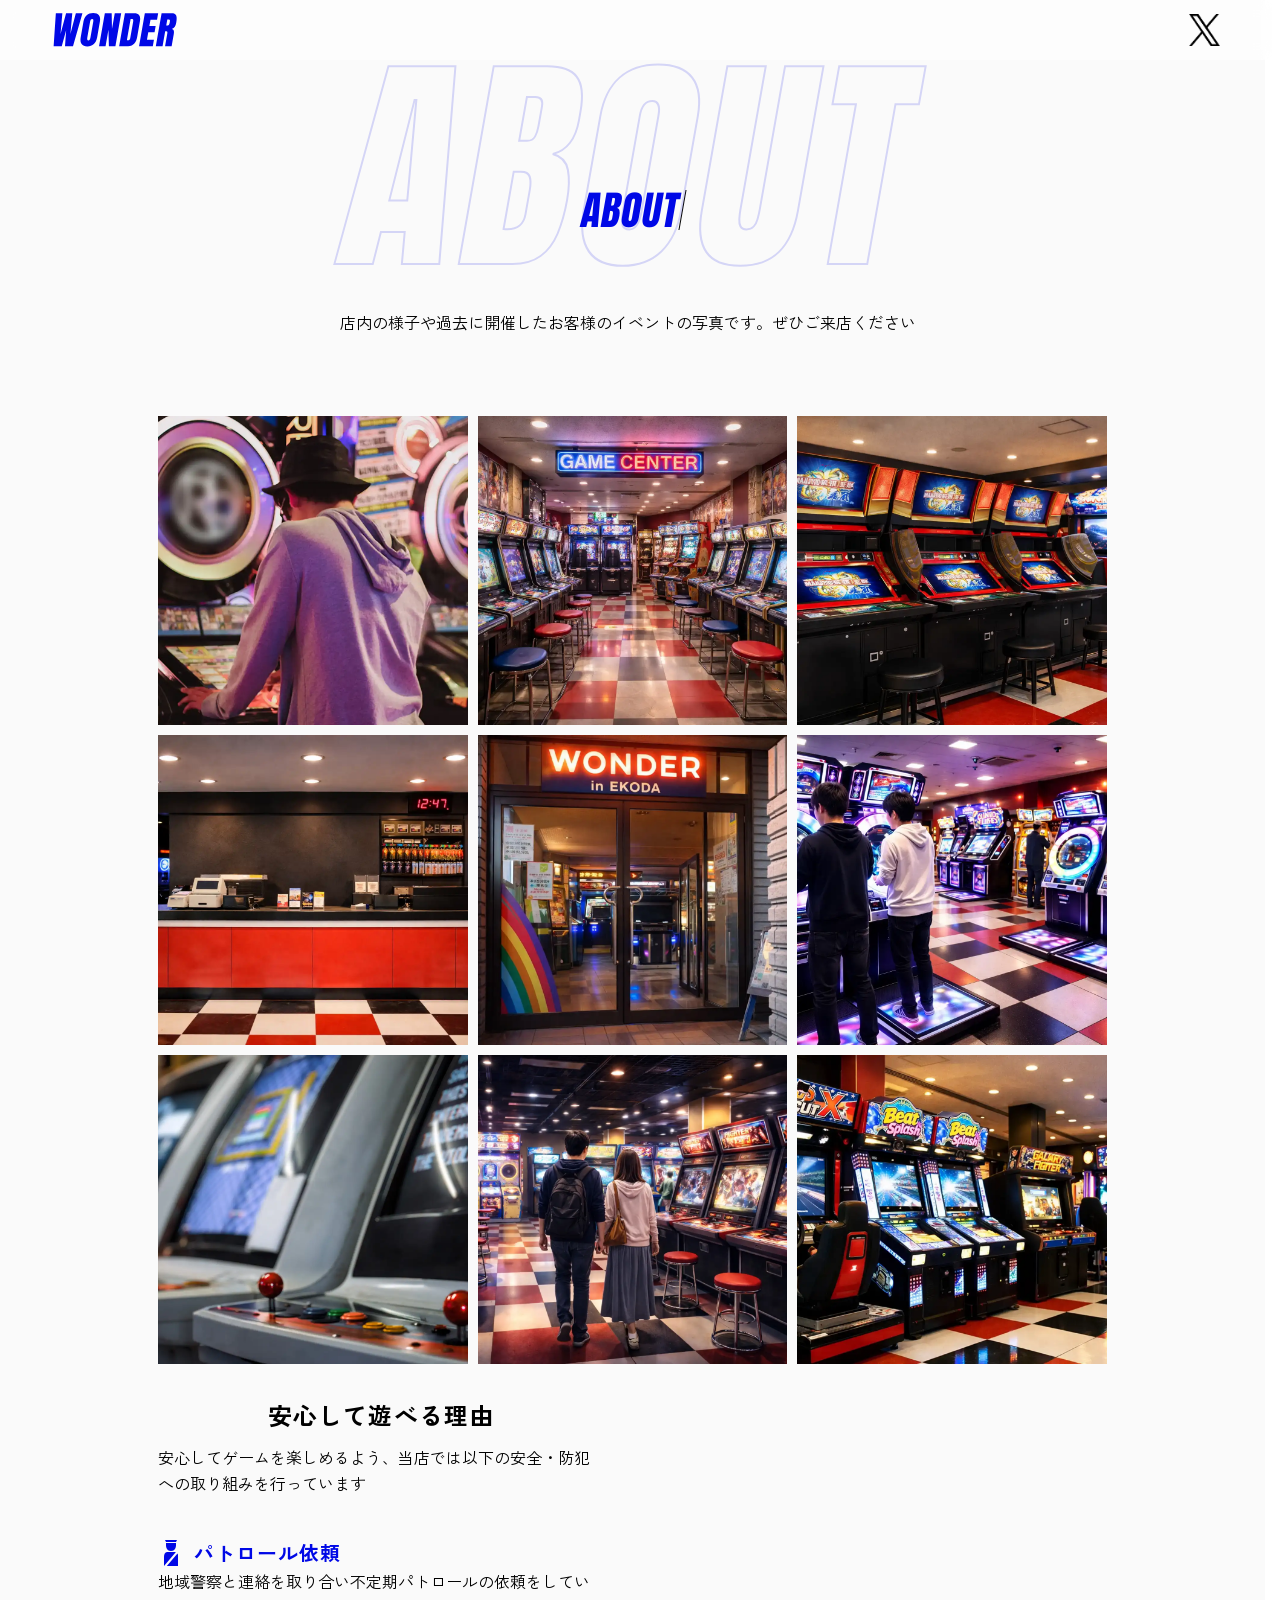
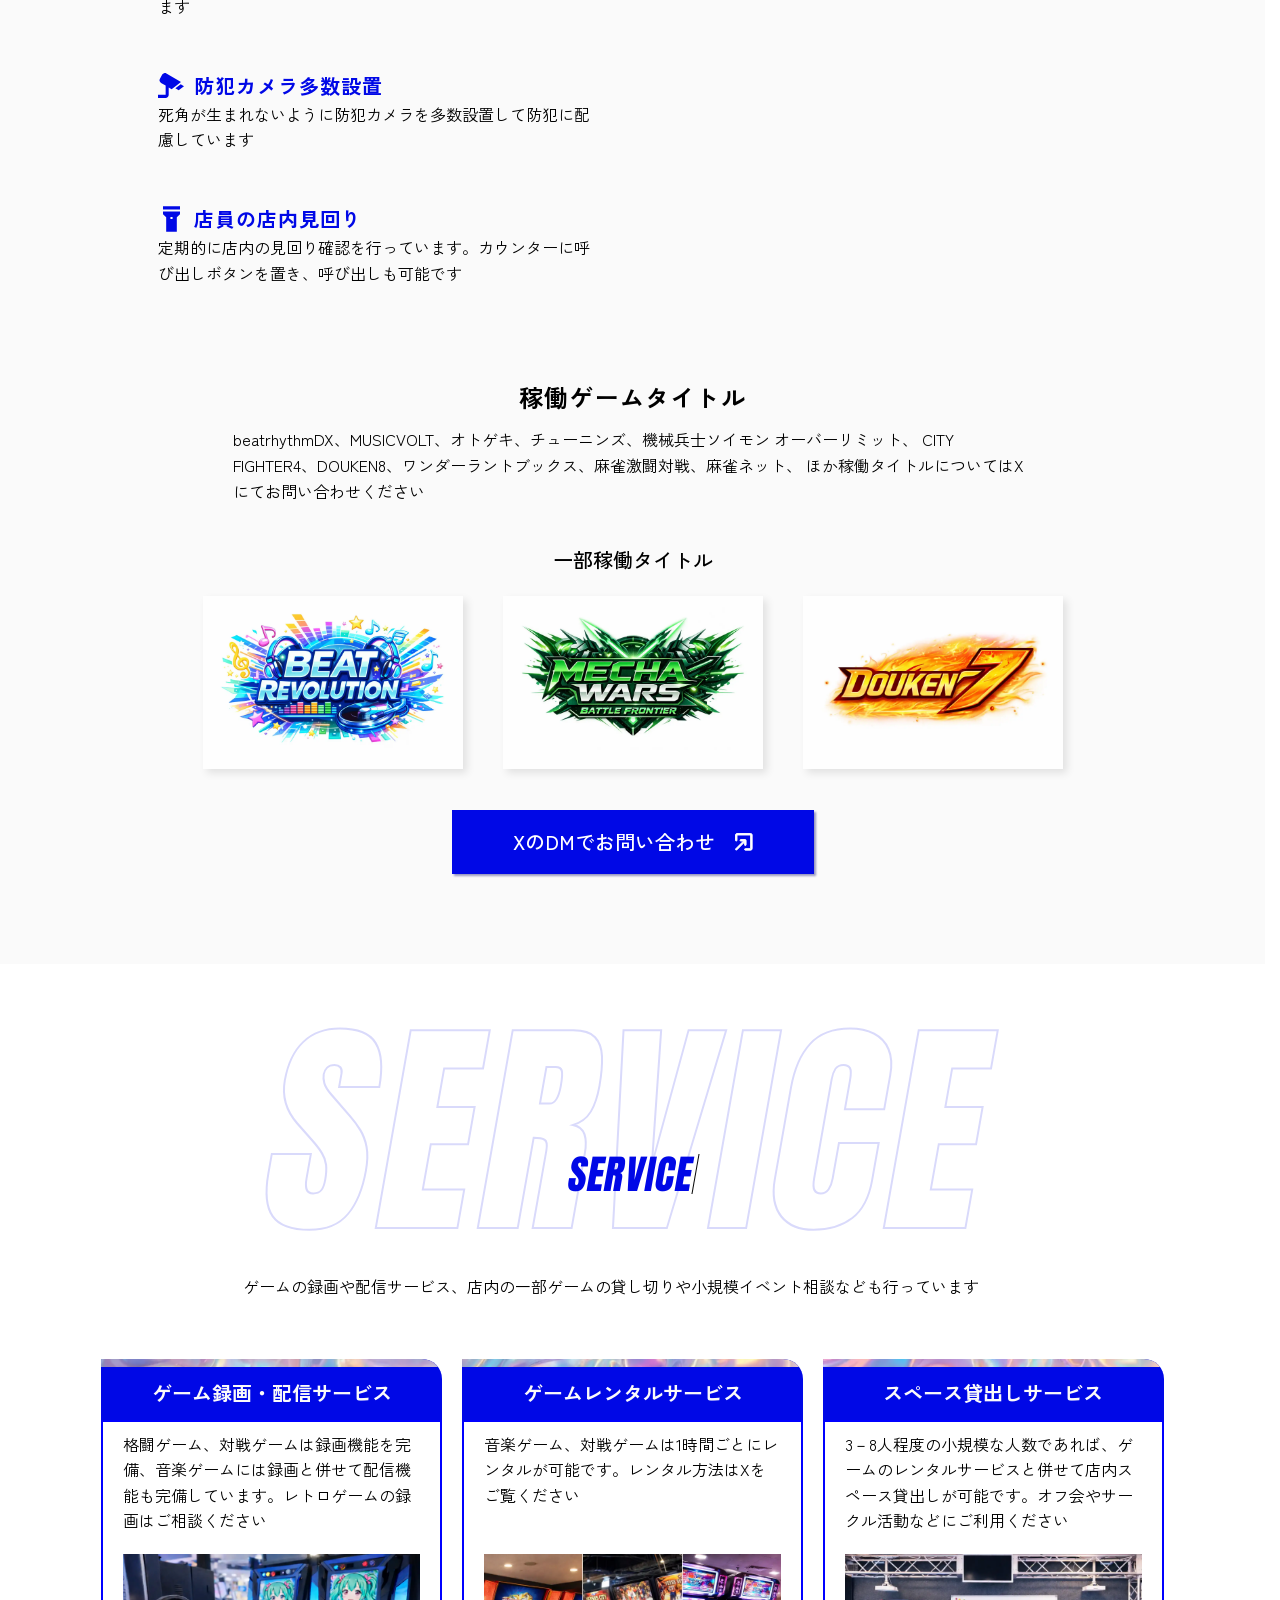
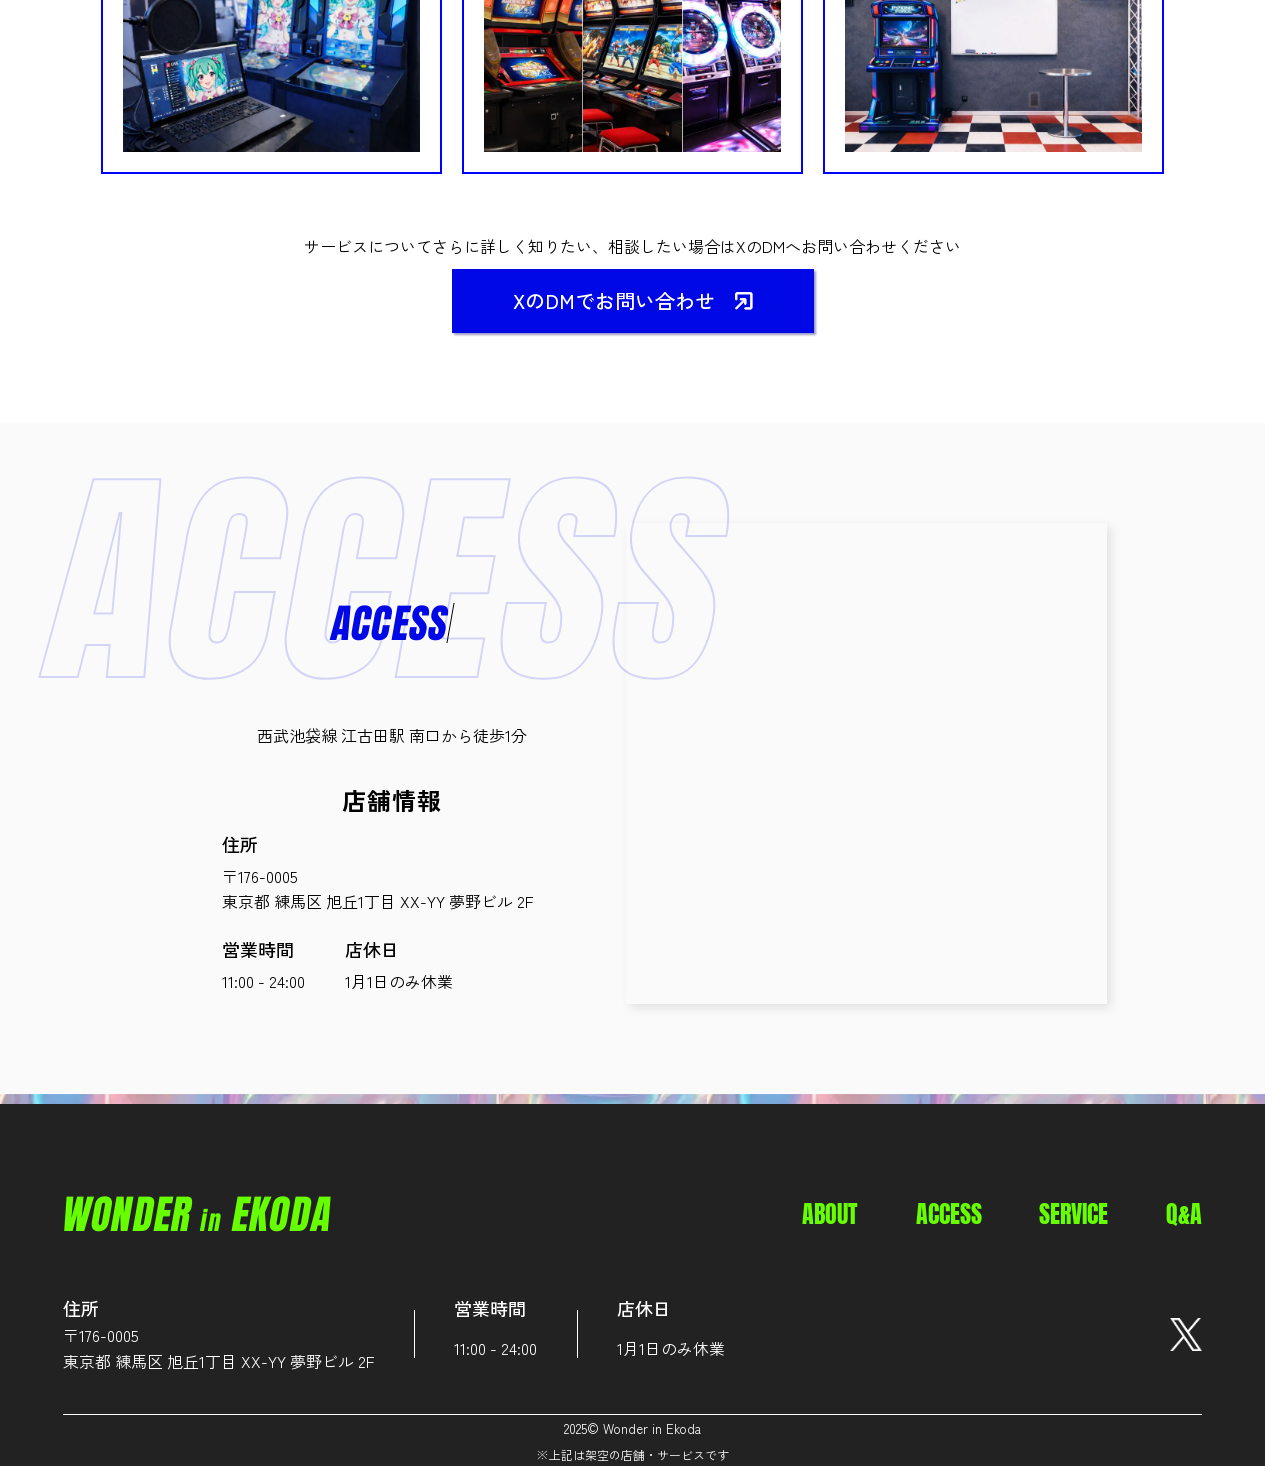
<file: about.html>
<!doctype html>
<html lang="ja">
<head>
  <meta charset="utf-8" />
  <meta name="viewport" content="width=device-width, initial-scale=1" />
  <title>WONDER in EKODA</title>
  <meta name="description" content="Wonder in Ekoda 公式サイト" />

  <!-- ===== favicon ===== -->
  <link rel="icon" href="assets/images/favicon.svg?v=2" type="image/svg+xml">
  <link rel="icon" type="image/png" href="assets/images/favicon-32.png?v=3" sizes="32x32">
  <link rel="icon" type="image/png" href="assets/images/favicon-16.png?v=3" sizes="16x16">
  <link rel="icon" href="assets/images/favicon-ico.ico" sizes="any">

  <!-- ===== fonts ===== -->
  <link rel="preconnect" href="https://fonts.googleapis.com">
  <link rel="preconnect" href="https://fonts.gstatic.com" crossorigin>
  <link href="https://fonts.googleapis.com/css2?family=Anton&family=Anton+SC&family=Zen+Kaku+Gothic+New:wght@400;500;700;900&display=swap" rel="stylesheet">



  <!-- ===== CSS ===== -->
  <link rel="stylesheet" href="assets/css/style.css" />

</head>

<body>
  <!-- ===== header ===== -->
    <header class="header">
      <div class="site-logo" aria-label="トップページへ">
        <a href="index.html" target="_self" rel="home" aria-current="page">WONDER in EKODA</a>
      </div>
      <a class="snsX" href="https://x.com/" target="_blank" rel="noopener noreferrer">X</a>
  </header>


  <main>
    <!-- ========== ABOUT ========== -->
    <section class="section section--about section--about--page bg--white" id="about">
      <header class="section__head">
        <div class="sectionTitle">
          <h2 class="sectionTitle__text" data-title="ABOUT">ABOUT</h2>
          <span class="sectionTitle__ghost" aria-hidden="true">ABOUT</span>
        </div>

        <p class="lead">
          店内の様子や過去に開催したお客様のイベントの写真です。ぜひご来店ください
        </p>
      </header>

        <div class="aboutPhotos__wrap">
          <ul class="aboutPhotos__list">
            <li class="aboutPhotos__item">
              <a class="aboutPhotos__link" href="assets/images/imgStorePhoto01.webp">
                <img class="aboutPhotos__photo" src="assets/images/imgStorePhoto01.webp" alt="店内の様子-音楽ゲームを遊ぶ男性" loading="lazy">
              </a>
            </li>
            <li class="aboutPhotos__item">
              <a class="aboutPhotos__link" href="assets/images/imgStorePhoto02.webp">
                <img class="aboutPhotos__photo" src="assets/images/imgStorePhoto02.webp" alt="店内の様子-レトロゲームの筐体が並ぶエリア" loading="lazy">
              </a>
            </li>
            <li class="aboutPhotos__item">
              <a class="aboutPhotos__link" href="assets/images/imgStorePhoto03.webp">
                <img class="aboutPhotos__photo" src="assets/images/imgStorePhoto03.webp" alt="店内の様子-麻雀ゲームの筐体が並ぶエリア" loading="lazy">
              </a>
            </li>
            <li class="aboutPhotos__item">
              <a class="aboutPhotos__link" href="assets/images/imgStorePhoto04.webp">
                <img class="aboutPhotos__photo" src="assets/images/imgStorePhoto04.webp" alt="店内の様子-店内カウンター" loading="lazy">
              </a>
            </li>
            <li class="aboutPhotos__item">
              <a class="aboutPhotos__link" href="assets/images/imgStorePhoto05.webp">
                <img class="aboutPhotos__photo" src="assets/images/imgStorePhoto05.webp" alt="店舗入り口・外観" loading="lazy">
              </a>
            </li>
            <li class="aboutPhotos__item">
              <a class="aboutPhotos__link" href="assets/images/imgStorePhoto06.webp">
                <img class="aboutPhotos__photo" src="assets/images/imgStorePhoto06.webp" alt="店内の様子-音楽ゲームを遊ぶ男子たち" loading="lazy">
              </a>
            </li>
            <li class="aboutPhotos__item">
              <a class="aboutPhotos__link" href="assets/images/imgStorePhoto07.webp">
                <img class="aboutPhotos__photo" src="assets/images/imgStorePhoto07.webp" alt="店内の様子-レトロゲームの筐体" loading="lazy">
              </a>
            </li>
            <li class="aboutPhotos__item">
              <a class="aboutPhotos__link" href="assets/images/imgStorePhoto08.webp">
                <img class="aboutPhotos__photo" src="assets/images/imgStorePhoto08.webp" alt="店内の様子-男女の二人組が店内を見て回っている" loading="lazy">
              </a>
            </li>
            <li class="aboutPhotos__item">
              <a class="aboutPhotos__link" href="assets/images/imgStorePhoto09.webp">
                <img class="aboutPhotos__photo" src="assets/images/imgStorePhoto09.webp" alt="店内の様子-レースゲーム・シューティングゲームの並ぶエリア" loading="lazy">
              </a>
            </li>
          </ul>
        </div><!-- aboutPhotos__wrap -->

      <div class="aboutGrid aboutGrid--page">
        <div class="aboutText">
          <h3 class="subTitle subTitle--reason">安心して遊べる理由</h3>
          <p class="reason__text">安心してゲームを楽しめるよう、当店では以下の安全・防犯への取り組みを行っています</p>

          <dl class="reason__list">
            <div class="reason__card">
              <dt class="reason__title">パトロール依頼</dt>
              <dd class="reason__text">地域警察と連絡を取り合い不定期パトロールの依頼をしています</dd>
            </div>

            <div class="reason__card">
              <dt class="reason__title camera">防犯カメラ多数設置</dt>
              <dd class="reason__text">死角が生まれないように防犯カメラを多数設置して防犯に配慮しています</dd>
            </div>

            <div class="reason__card">
              <dt class="reason__title light">店員の店内見回り</dt>
              <dd class="reason__text">定期的に店内の見回り確認を行っています。カウンターに呼び出しボタンを置き、呼び出しも可能です</dd>
            </div>
          </dl>
        </div>
      </div>

      <div class="aboutGames">
        <h3 class="subTitle">稼働ゲームタイトル</h3>
        <p class="lead lead--aboutGames">
          beatrhythmDX、MUSICVOLT、オトゲキ、チューニンズ、機械兵士ソイモン オーバーリミット、
          CITY FIGHTER4、DOUKEN8、ワンダーラントブックス、麻雀激闘対戦、麻雀ネット、
          ほか稼働タイトルについてはXにてお問い合わせください
        </p>

        <p class="aboutGames--miniTitle">一部稼働タイトル</p>
          <ul class="aboutGames__list">
            <li class="aboutGames__item">
              <img class="aboutGames__photo" src="assets/images/imgGameTitle01.webp" alt="稼働ゲームタイトルの画像-StarryShower">
            </li>
            <li class="aboutGames__item">
              <img class="aboutGames__photo" src="assets/images/imgGameTitle02.webp" alt="稼働ゲームタイトルの画像-ソイモンエクストラ オーバーリミット">
            </li>
            <li class="aboutGames__item">
              <img class="aboutGames__photo" src="assets/images/imgGameTitle03.webp" alt="稼働ゲームタイトルの画像-DOUKEN7">
            </li>
          </ul>
      </div>

      <a class="btn" href="https://x.com/" target="_blank" rel="noopener noreferrer">
          XのDMでお問い合わせ</a>
    </section>


    <!-- ========== SERVICE ========== -->
    <section class="section" id="service">
      <header class="section__head">
        <div class="sectionTitle">
          <h2 class="sectionTitle__text">SERVICE</h2>
          <span class="sectionTitle__ghost test" aria-hidden="true">SERVICE</span>
        </div>
        <p class="lead lead--service">
          ゲームの録画や配信サービス、店内の一部ゲームの貸し切りや小規模イベント相談なども行っています
        </p>
      </header>

        <dl class="service__list">
          <div class="service__card">
            <dt class="service__title">ゲーム録画・配信サービス</dt>
            <dd class="service__text">格闘ゲーム、対戦ゲームは録画機能を完備、音楽ゲームには録画と併せて配信機能も完備しています。レトロゲームの録画はご相談ください
              <img src="assets/images/imgService01.webp" alt="ゲーム録画・配信サービスの参考画像">
            </dd>
          </div>

          <div class="service__card">
            <dt class="service__title acceline02">ゲームレンタルサービス</dt>
            <dd class="service__text">音楽ゲーム、対戦ゲームは1時間ごとにレンタルが可能です。レンタル方法はXをご覧ください
              <img src="assets/images/imgService02.webp" alt="ゲームレンタルサービスが可能な筐体の参考画像">
            </dd>
          </div>

          <div class="service__card">
            <dt class="service__title acceline03">スペース貸出しサービス</dt>
            <dd class="service__text">3－8人程度の小規模な人数であれば、ゲームのレンタルサービスと併せて店内スペース貸出しが可能です。オフ会やサークル活動などにご利用ください
              <img class="service__photo" src="assets/images/imgService03.webp" alt="スペース貸出しサービスの空間画像">
            </dd>
          </div>
        </dl>

      <div class="service__cta">
        <p class="subText">
          サービスについてさらに詳しく知りたい、相談したい場合はXのDMへお問い合わせください
        </p>
        <a class="btn" href="https://x.com/" target="_blank" rel="noopener noreferrer">
          XのDMでお問い合わせ</a>
      </div>
    </section>


    <!-- ========== ACCESS ========== -->
    <section class="section section--access section--access--under bg--white" id="access">
      <div class="access__wrap--pc">
        <header class="section__head access__info--pc">
          <div class="sectionTitle sectionTitle--access">
            <h2 class="sectionTitle__text">ACCESS</h2>
            <span class="sectionTitle__ghost" aria-hidden="true">ACCESS</span>
          </div>
          <p class="lead lead--access">西武池袋線 江古田駅 南口から徒歩1分</p>
          <div class="access__info pc">
            <h3 class="subTitle access__subTitle">店舗情報</h3>
            <dl class="access__list">
              <div class="access__item is--full">
                <dt>住所</dt>
                <dd>〒176-0005<br> 東京都 練馬区 旭丘1丁目 XX-YY 夢野ビル 2F</dd>
              </div>
              <div class="access__item">
                <dt>営業時間</dt>
                <dd>11:00 - 24:00</dd>
              </div>
              <div class="access__item">
                <dt>店休日</dt>
                <dd>1月1日のみ休業</dd>
              </div>
            </dl>
          </div>
        </header>

        <div class="access__map" aria-label="地図（プレースホルダー）">
          <iframe src="https://www.google.com/maps/embed?pb=!1m14!1m12!1m3!1d1619.2707467260536!2d139.6716630057018!3d35.73749329432349!2m3!1f0!2f0!3f0!3m2!1i1024!2i768!4f13.1!5e0!3m2!1sja!2sjp!4v1770352212043!5m2!1sja!2sjp" loading="lazy" referrerpolicy="no-referrer-when-downgrade"></iframe>
        </div>
      </div>

      <div class="access__info sp">
        <h3 class="subTitle access__subTitle">店舗情報</h3>
        <dl class="access__list">
          <div class="access__item is--full">
            <dt>住所</dt>
            <dd>〒176-0005<br> 東京都 練馬区 旭丘1丁目 XX-YY 夢野ビル 2F</dd>
          </div>
          <div class="access__item">
            <dt>営業時間</dt>
            <dd>11:00 - 24:00</dd>
          </div>
          <div class="access__item">
            <dt>店休日</dt>
            <dd>1月1日のみ休業</dd>
          </div>
        </dl>
      </div>

    </section>
  </main>

  <!-- アクセント用ビデオ -->
  <div class="accent" aria-hidden="true">
    <video
      class="accent__video"
      autoplay
      muted
      loop
      playsinline
      preload="metadata"
    >
      <source src="assets/images/movHoloAnim_lp.mp4" type="video/mp4">
    </video>
  </div>

  <!-- ========== Footer ========== -->
  <footer class="footer">
    <div class="footer__wrap">
      <div class="footer__top">
        <p class="sectionTitle__text sectionTitle__text--footer">WONDER <span>in</span> EKODA</p>
        <nav class="gnav gnav--footer pc" aria-label="フッターナビゲーション">
          <ul class="gnav__list gnav__list--footer">
            <li class="gnav__item gnav__item--footer"><a href="#about">ABOUT</a></li>
            <li class="gnav__item gnav__item--footer"><a href="#access">ACCESS</a></li>
            <li class="gnav__item gnav__item--footer"><a href="#service">SERVICE</a></li>
            <li class="gnav__item gnav__item--footer"><a href="#qa">Q&amp;A</a></li>
          </ul>
        </nav>
      </div>

      <div class="access__info--footer">
        <dl class="access__list access__list--footer">
          <div class="access__item access__item--footer is--full">
            <dt>住所</dt>
            <dd>〒176-0005<br> 東京都 練馬区 旭丘1丁目 XX-YY 夢野ビル 2F</dd>
          </div>
          <div class="access__item access__item--footer footer__item--line--pc">
            <dt>営業時間</dt>
            <dd>11:00 - 24:00</dd>
          </div>
          <div class="access__item access__item--footer footer__item--line">
            <dt>店休日</dt>
            <dd>1月1日のみ休業</dd>
          </div>
        </dl>
        <a class="snsX footer__X--logo pc" href="https://x.com/" target="_blank" rel="noopener noreferrer">X</a>
      </div>

      <nav class="gnav gnav--footer sp" aria-label="フッターナビゲーション">
        <ul class="gnav__list gnav__list--footer">
          <li class="gnav__item gnav__item--footer"><a href="#about">ABOUT</a></li>
          <li class="gnav__item gnav__item--footer"><a href="#service">SERVICE</a></li>
          <li class="gnav__item gnav__item--footer"><a href="#access">ACCESS</a></li>
        </ul>
      </nav>
      <a class="snsX footer__X--logo sp" href="https://x.com/" target="_blank" rel="noopener noreferrer">X</a>


      <div class="footer__copy">
        <small class="copy"> 2025&copy; Wonder in Ekoda</small><br>
        <small class="copy__info">※上記は架空の店舗・サービスです</small>
      </div>
    </div>
  </footer>

  <button class="btn__toTop">
    <a href="#top" aria-label="ページトップへ"></a>
  </button>

  <!-- モーダル実装ChatGPTコピペ photoModalがコンテナ、
   jsでクリックしたリストの写真の情報を取り込み photoModal__imgのaltに入れ込む-->
  <dialog class="photoModal" id="photoModal">
    <button class="photoModal__close" type="button" aria-label="閉じる">×</button>
    <figure class="photoModal__figure">
      <img class="photoModal__img" alt="">
    </figure>
  </dialog>

  <!-- ===== javascript ===== -->
  <script src="assets/js/main.js"></script>
  <script src="assets/js/previewSP.js"></script>
</body>
</html>
</file>
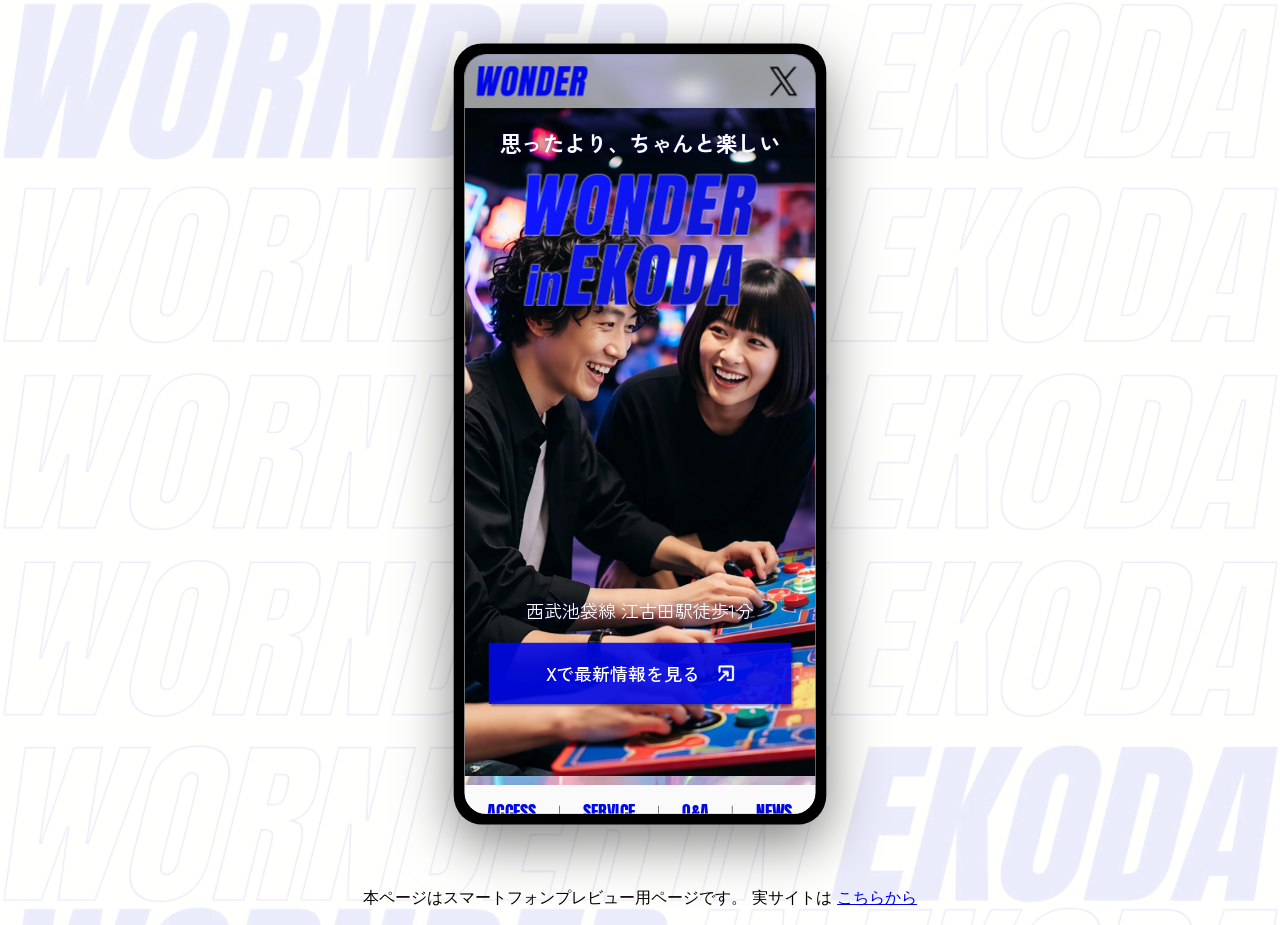
<file: previewSP.html>
<!doctype html>
<html lang="ja">
<head>

    <!-- ===== favicon ===== -->
  <link rel="icon" href="assets/images/favicon.svg?v=2" type="image/svg+xml">
  <link rel="icon" type="image/png" href="assets/images/favicon-32.png?v=3" sizes="32x32">
  <link rel="icon" type="image/png" href="assets/images/favicon-16.png?v=3" sizes="16x16">
  <link rel="icon" href="assets/images/favicon-ico.ico" sizes="any">

  <meta charset="utf-8" />
  <meta name="viewport" content="width=device-width,initial-scale=1" />
  <title>Wonder in Ekoda(previewSP)</title>
  <style>
    body{
      margin:0;
      min-height:100vh;
      display:grid;
      place-items:center;
      align-content: center;
      background-image:url(assets/images/tmpBG_previewSP.webp);
      background-size:contain;
      background-repeat: repeat;
      font-family: system-ui, -apple-system, "Segoe UI", Roboto, "Noto Sans JP", sans-serif;
    }
    .phone{
      width:390px;           /* iPhone 14/15あたりの幅 */
      height:844px;          /* 高さ */
      border-radius:32px;
      background:#000;
      padding:12px;
      box-shadow:0 20px 60px rgba(0,0,0,.5);
    }
    .screen{
      width:100%;
      height:100%;
      border-radius:24px;
      overflow:hidden;
      background:#fff;
    }
    iframe{
      width:100%;
      height:100%;
      border:0;
      display:block;
    }
    /* 画面が小さいPCのときは縮小して収める */
    @media (max-height: 900px){
      .phone{ transform: scale(.9); transform-origin: center; }
    }
    @media (max-height: 820px){
      .phone{ transform: scale(.8); }
    }
  </style>
</head>
<body>
  <div class="phone" aria-label="スマホ表示プレビュー">
    <div class="screen">
      <iframe id="spFrame" src="./index.html?preview=1"></iframe>
    </div>
  </div>
  <p class="preview-note" style="margin-top: 20px;">
  本ページはスマートフォンプレビュー用ページです。
  実サイトは <a href="./index.html">こちらから</a>
  </p>
</body>

  <script src="assets/js/previewSP.js"></script>
</html>
</file>
<file: assets/css/style.css>
/* ========== reset ========== */

*, *::before, *::after {
  box-sizing: border-box;
  margin: 0;
  padding: 0;
  border:0;
}

html {
  scroll-behavior: smooth;
  text-decoration: none;
  scrollbar-gutter: stable;
}

body {
  width: 100%;
}

summary {
  list-style-type: none;
}

svg {
  shape-rendering: geometricPrecision;
  text-rendering: geometricPrecision;
  -webkit-backface-visibility: hidden;
  backface-visibility: hidden;
}

.type-js {
  font-size: 2em;
  border-right: .1em solid #333;
  white-space: nowrap;
  overflow: hidden;
  display: inline-block;
}


/* ==============================
        スクロールバー非表示(発表会用)
============================== */

html.is-preview::-webkit-scrollbar,
body.is-preview::-webkit-scrollbar { display: none; width: 0; height: 0; }
html.is-preview, body.is-preview { scrollbar-width: none; -ms-overflow-style: none; }

/* ==============================
        custom-properties
============================== */

:root {
  /* ===== color ===== */
  --white: #fafafa;
  --blue: #0008E6;
  --green: #67FF00;
  --txColor: black;

  /* ===== font ===== */
  --fs-subText-14: 0.875rem; /* 14px */
  --fs-text-16: 1rem; /* 16px */
  --fs-sectionItem-20: 1.25rem; /* 20px */
  --fs-subTitle-scale-22: 1.4rem; /* 22.6px */
  --fs-subTitle-24: 1.5rem; /* 24px */
  --fs-sectionTitle-40: 2.5rem; /* 40px */
  --fs-ghost-120: 7.5rem;/* 120px */
  --fs-ghost-PC-230: 14.375rem;/* 230px */
  --fw-regular: 400;
  --fw-medium: 500;
  --fw-semibold: 600;
  --fw-bold: 700;

  /* transform */
  --tf-skew: -10deg;

  /* effects */
  --text-shadow-main: 0 0 10px rgba(10, 0, 100, 0.8);
}

/* ==============================
        animation
============================== */

/* メインビューの中身のほんのり移動用 PCは少しうっとうしいのでアニメーションnoneに*/
@keyframes panX {
  0% {
    transform: translateX(0);}
  50% {
    transform: translateX(-5%);}
  100% {
    transform: translateX(0);}
}


/* セクションタイトル横のキーカーソル用 */
@keyframes cursorAnimation {
  50% {
    border-color: transparent;
  }
}

/* モーダルの表示時にふんわり出す用 */
@keyframes modalFadeIn {
  from {
    opacity: 0;
    transform: scale(0.95);
  }
  to {
    opacity: 1;
    transform: scale(1);
  }
}

@keyframes modalBGFadeIn {
  from {
    background: rgba(0,0,0,0);
  }
  to {
    background: rgba(0,0,0,0.7);
  }
}

@keyframes typingAnimation {
  from {
    width: 0;
  }
}

@keyframes rotationAnimation {
  0% {
    opacity: 0;}
  40% {
    opacity: 1;
    transform: rotate(0deg);}
  60%{
    transform: rotate(0deg);
  }
  100% {
    opacity: 1;
    transform: rotate(-15deg);}
}

@keyframes btnFlash{
  100%{
    left: 120%;
  }
}


/* ==============================
            common
============================== */

/* SPクラスはすべて表示する */
.sp {
  display: block;
}

.btn {
  position: relative;
  display: flex;
  width: min(362px, 96%);
  padding: 22px 20px;
  justify-content: center;
  align-items: center;
  gap: 20px;
  margin: 0 auto;
  background: var(--blue, #0008E6);
  box-shadow: 2px 2px 2px rgba(0, 0, 105, 0.4);

  font-size: var(--fs-sectionItem-20);
  font-weight: var(--fw-medium);
  line-height: 1;
  color: white;
  white-space: nowrap;
  overflow: hidden;
  transition: 0.2s;
}

.btn::before{
  position: absolute;
  content: "";
  top: 0;
  left: -120%;
  width: 100%;
  height: 100%;
  background: rgba(188, 190, 255, 0.6);
  transform: skewX(-30deg);
  transition: 0.4s;
}

.btn:hover::before{
  animation: btnFlash 0.3s ease;
}

.btn::after {
  content: "";
  display: block;
  width: 18px;
  height: auto;
  aspect-ratio: 18/18;
  z-index: 100;
  background: url(../images/blank.svg) center / contain no-repeat;
}

.accent {
  width: 100%;
  height: 10px;
  background-image: url(../images/imgAccentHolo.webp);
  overflow: hidden;
}


.accent__video {
  width: 100%;
  height: 100%;
  object-fit: cover;
  display: block;
  pointer-events: none;
}

.accent--var01 {
  width: 100%;
  height: 10px;
  background-image: url(../images/imgAccentHolo.webp);
  background-size: 100%;
  transform: rotateY(180deg);
}


body {
  font-family: "Zen Kaku Gothic New", sans-serif;
  font-size: 1rem;
  line-height: 1.6;
}

img {
  max-width: 100%;
  height: auto;
  display: block;
}

a {
  color: inherit;
  text-decoration: none;
}

p {
  letter-spacing: 0.05%;
}

li {
  list-style: none;
}

/* SEOとして情報は残すが要素を消す */
.visually-hidden {
  position: absolute;
  width: 1px;
  height: 1px;
  padding: 0;
  margin: -1px;
  overflow: hidden;
  clip: rect(0 0 0 0);
  white-space: nowrap;
  border: 0;
}

.bg--white {
  background-color: var(--white);
}

.section {
  display: block;
  justify-content: center;
  width: 100%;
  padding: 120px 4.97% 60px;
  overflow-x: clip;
  text-align: center;
  overflow: hidden;
}

.sectionTitle {
  display: flex;
  position: relative;
  justify-content: center;
  padding: 0 0 40px 0;
}

.sectionTitle__text {
  padding-right: 2px ;
  font-family: "Anton", sans-serif;
  font-size: var(--fs-sectionTitle-40);
  font-weight: var(--fw-regular);
  line-height: 1;
  letter-spacing: 0.03em;
  text-align: center;
  color: var(--blue, #0008E6);
  transform: skew(var(--tf-skew));

  height: var(--fs-sectionTitle-40);
  border-right: 1px solid  black;
  animation: cursorAnimation 1.2s step-start 0s infinite normal both running;

}

.sectionTitle__ghost {
  position: absolute;
  top: -0.5em;
  transform: skew(var(--tf-skew));
  align-items: center;
  text-align: center;
  pointer-events: none;

  font-family: "Anton SC", sans-serif;
  font-size: var(--fs-ghost-120);
  line-height: 0.88;
  letter-spacing: 0.03em;

  -webkit-text-stroke-width: 1px;
  -webkit-text-stroke-color: rgba(0, 8, 230, 0.15);
  color: transparent;

}

.subTitle {
  position: relative;
  display: inline-block;
  font-family: "Zen Kaku Gothic New";
  font-size: var(--fs-subTitle-24);
  font-weight: var(--fw-bold);
  line-height: 88%; /* 21.12px */
  text-align: center;
  letter-spacing: 0.05em;
  color: #000;
  padding-bottom: 20px;
  z-index: 0;
}

.subTitle::before {
  content: "";
  position: absolute;
  z-index: -1;
  width: 36px;
  height: 36px;
  top: -11px;
  left: -16px;
  transform: rotate(0deg);
  background-image: url(../images/imgAccent01.png);
  background-size: cover;
  opacity: 0;
  transition: 0.3s;
}

.subTitle.is-animated::before {
  opacity: 0;
  animation: rotationAnimation 0.4s linear forwards;
}

.subText {
  padding-bottom: 10px;
}

.lead {
  padding: 0 0 40px 0;
  text-align: left;
}

.gnav__list {
  display: flex;
  align-items: center;
  justify-content: space-between;

  width: 100%;
  height: 60px;
}

.gnav__item {
  display: flex;
  align-items: center;
  justify-content: center;
  flex-grow: 1;

  font-family: "Anton SC", sans-serif;
  font-size: var(--fs-sectionItem-20);
  text-align: center;
  color: var(--blue);
}

.gnav__item + .gnav__item {
    border-left: 1px solid rgba(10, 10, 10, 0.6);
    height: 14px;
}



  /* ==============================
              header
  ============================== */

.header {
  display: flex;
  justify-content: space-between;
  align-items: center;
  width: 100%;
  height: 60px;
  padding: 0 20px 0 10px;
  position: fixed;
  top: 0;
  z-index: 1000;
  background: rgba(255,255,255,.60);
  backdrop-filter: blur(10px);
}

.site-logo {

  a {
    width: 128px;
    height: auto;
    aspect-ratio: 128 / 40;
    display: block;
    overflow: hidden;
    color: transparent;
    background: url(../images/logo-color.svg) center / contain no-repeat;
    text-indent: 100%;
    white-space: nowrap;
  }
}

.snsX {
	display: block;
	overflow: hidden;
  width: 32px;
  height: auto;
  aspect-ratio: 32 / 32;
	background: url(../images/x-logo/logo-black.png) center / contain no-repeat;
  text-indent: 100%;
  white-space: nowrap;
}



  /* ==============================
              hero
  ============================== */

.hero {
  position: relative;
  height: 95vh;
  overflow: hidden;
}

.hero__inner {
  height: 95vh;
  padding: 60px 20px 80px;
  display: flex;
  justify-content: space-between;
  flex-direction: column;
  z-index: 10;
}

.hero__copy {
  font-size: var(--fs-subTitle-24);
  font-weight: var(--fw-bold);
  color: var(--white);
  text-align: center;
  padding: 20px 0 15px;
  text-shadow: var(--text-shadow-main);
}

.hero__logo {
  z-index: 10;
  margin: 0 auto;
  width: 260px;
  height: auto;
  aspect-ratio: 1.97 / 1;
  white-space: nowrap;

  /* line */
  stroke: rgba(224,225,255, 0.6);
  stroke-width: 2px;
  paint-order: stroke fill;
  stroke-linejoin: round;
  stroke-linecap: round;
}

.svg--shadow {
  path {
    filter: drop-shadow(0px 0px 2px rgba(169, 169, 226, 0.4));
  }
 }

.hero__cta {
  display: flex;
  flex-direction: column;
  align-items: center;

  p {
    font-size: var(--fs-sectionItem-20);
    font-weight: var(--fw-regular);
    text-shadow: var(--text-shadow-main);
  }

  .btn--hero {
    margin-top: 20px;
    padding-block: 24px;
    background-color: rgba(0, 8, 230, 0.9);
   }
}

.hero__subText {
  color: var(--white);
}

.hero__bg {
  position: absolute;
  top: 0;
  left: 0;
  height: 95vh;
  /* widthを指定しない場合、bottomやrightでの数値入力で表示範囲が広がる */
  bottom: -5%;
  right: -5%;

  background-size: cover;
  background-repeat: no-repeat;
  background-position: 53% center;
  opacity: 0;
  transition: opacity 1.2s ease;

  z-index: -20;
  animation: panX 18s ease-in-out infinite;
}

.hero__bg.a {
  background-image: url(../images/imgMain01.webp);
}
.hero__bg.b {
  background-image: url(../images/imgMain02.webp);
}
.hero__bg.c {
  background-image: url(../images/imgMain03.webp);
}
.hero__bg.is-active {
  opacity: 1;
}


/* ==============================
            about
============================== */

.section--about {
  overflow: visible;
  padding-inline: 0 ;
}
.section--about .lead {
  padding-inline: 4.97% ;
}

.aboutGrid {
  display: flex;
  padding-inline: 4.97%;
  flex-direction: column;
  align-items: center;
  text-align: center;
}

.reason__list {
  display: flex;
  flex-direction: column;
  gap: 20px;
  margin: 40px 0;
}

.reason__text {
  text-align: left;
}

.reason__title {
  display: flex;
  align-items: center;
  gap: 10px;
  font-size: var(--fs-sectionItem-20);
  font-weight: var(--fw-bold);
  letter-spacing: 0.05em;
  color: var(--blue);

  &::before {
    content: "";
    display: inline-block;
    width: 26px;
    aspect-ratio: 1/1;
  	background: url(../images/iconAboutPatrol.svg) center / contain no-repeat;
  }
}

.reason__title.camera::before {
 	background: url(../images/iconAboutCamera.svg) center / contain no-repeat;
}

.reason__title.light::before {
 	background: url(../images/iconAboutLight.svg) center / contain no-repeat;
}

.btn--about::after {
  background: url(../images/arrow.svg) center / contain no-repeat;
}


  /* ==============================
            about-Page
  ============================== */
.section--about--page {
  padding: 180px 4.97% 60px;
}

.aboutGrid--page{
  padding:0;
}

.aboutPhotos__wrap {
  padding-bottom: 40px;
}

.aboutPhotos__list {
  display: grid;
  gap: 10px;
  grid-template-columns: 1fr 1fr 1fr;

  .aboutPhotos__item {
    aspect-ratio: 1 / 1;
    overflow: hidden;
    transition: 0.1s;
  }

  .aboutPhotos__item:hover {
    transform: scale(1.05);
  }

  .aboutPhotos__photo {
    cursor: zoom-in;
    width: 100%;
    height: 100%;
    display: block;
    object-fit: cover;
    object-position: center;
    transition: 0.1s;
  }
  .aboutPhotos__photo:hover {
    transform: scale(1.05);
    filter: brightness(1.2);
  }
}

.aboutGames {
  display: flex;
  flex-direction: column;
  align-items: center;
  padding-top: 60px;

  h3 {
    width: fit-content;
  }

  .lead--aboutGames {
    width: min(800px, 100%);
    padding: 0 ;
  }

  .aboutGames--miniTitle {
    font-size: var(--fs-sectionItem-20);
    font-weight: var(--fw-medium);
    padding-top: 40px;
  }
}

.aboutGames__list {
  display: flex;
  flex-direction: row;
  justify-content: space-between;
  gap: 30px;
  width: min(860px, 100%);
  padding: 20px 0 40px 0;

  .aboutGames__item {
    aspect-ratio: 256 / 171;
  }

  .aboutGames__photo {
    width: 100%;
    display: block;
    object-fit: cover;
    object-position: center;
    box-shadow: 4px 4px 8px rgba(0, 0, 0, 0.1);
  }
}

.section--access--under {
  padding-bottom: 120px;
}

/*=========== スライダ用 ChatGPT出力＋調整 ===========*/


.section--about .mySlider {
  width: 100%;
  padding-left: 0;
  padding-right: 0;
  box-sizing: border-box;
  overflow: hidden;
}

.mySlider .swiper-wrapper {
  position: relative;
  padding-bottom: 30px;
}

.mySlider .swiper-slide img {
  width: 100%;
  height: auto;
  display: block;
}

/* ちょい“中央が主役”感：中央以外を少し薄く */
.mySlider .swiper-slide {
  width: 80%;
  opacity: .55;
  transform: scale(0.8);
  transition: opacity .25s, transform .25s;
}

.mySlider .swiper-slide-active {
  opacity: 1;
  transform: scale(1);
}

/* ドット位置・サイズはここで調整 */
.mySlider .swiper-pagination {
  position: absolute;
  height: auto;
}

.mySlider .swiper-pagination-bullet {
  width: 6px;
  height: 6px;
  background: #ccc;
  opacity: 1;
}

.mySlider .swiper-pagination-bullet-active {
  background: var(--blue);
}

/*=========== モーダル実装ChatGPTコピペ ===========*/

.photoModal {
  position:fixed;/* fixedで決まった位置に出す */
  margin: auto;
  border: none;
  padding: 0;
  background: transparent;
  max-width: min(90vw, 1000px);

  opacity: 0; /* アニメーションするので0にしておく */
  transform: scale(0.95);
}

 /* オープン属性がついたらアニメーションさせて表示する */
.photoModal[open] {
  animation: modalFadeIn 0.2s ease forwards;
}

.photoModal::backdrop {
  background: rgba(0,0,0,.7);
}

.photoModal[open]::backdrop {
  background: rgba(0,0,0,0.7);
  animation: modalBGFadeIn 0.2s ease forwards;
}

.photoModal__figure {
  margin: 0;
}

.photoModal__img {
  width: 100%;
  height: auto;
  display: block;
  max-height: 80vh;
  object-fit: contain; /* 画像を全部表示する為にcontainに */
  background: #000;
}

/* モーダルの右上のクローズボタン */
.photoModal__close {
  position: absolute;
  height: 40px;
  aspect-ratio: 1 / 1 ; /* 背景を真四角にするために 1/1に*/
  right: 0;
  font-size: var(--fs-sectionTitle-40);
  background: var(--blue);
  border: none;
  color: white;
  cursor: pointer;
  z-index: 10;
  display: flex;
  align-items: center;
  justify-content: center;
}


/* ==============================
             access
 ============================== */


.lead--access {
  text-align: center;
}

.access__map {
  width: 100%;
  position: relative;
}

.access__map iframe {
  position: absolute;
  top: 0;
  left: 0;
  width: 100%;
  aspect-ratio: 1;
  position: relative;
  box-shadow: 4px 4px 10px rgba(10, 10, 10, 0.1);
  border: none;
}

.access__info {
  padding-top: 40px;
  text-align: center;
}

.access__list {
  display: grid;
  grid-template-columns: max-content 1fr;
  row-gap:20px;
  column-gap: 40px;
}

.access__item {
  display: grid;
  gap: 5px;
  text-align: left;

  dd {
    font-size: var(--fs-text-16) ;
  }
}

.access__item.is--full {
  grid-column: 1 / -1;
}

.access__item dt {
  font-size: 1.125rem;
  font-weight: var(--fw-medium);
}


  /* ==============================
              access
  ============================== */

.service__list {
  display: flex;
  flex-direction: column;
  justify-content: center;
  row-gap: 20px;
  padding-bottom: 40px;
}

/* 右上のコーナーを削る処理  */
.service__card {
  border-top-right-radius: 20px;
  corner-shape: bevel;  /* VSCodeでcorner-shapeがフォローされていないためかcautionになる */
  overflow: hidden;
}

.service__title {
  position: relative;
  padding-top: 8px;
  overflow: hidden;
  display: flex;
  align-items: center;
  justify-content: center;
  width: 100%;
  height: 70px;
  background-color:var(--blue);

  font-size: var(--fs-sectionItem-20);
  font-weight: var(--fw-bold);
  color: var(--white);
}

.service__title::before {
  content: "";
  position: absolute;
  overflow: hidden;
  left:0;
  top:0;
  width: 100%;
  height: 8px;
  background: url("../images/imgAccentHolo.webp") center / cover no-repeat;
  background-position: center 10%;
}

.acceline02::before {
  background-position: center 40%;
}

.acceline03::before {
  background-position: center 90%;
}

.service__text {
  display: flex;
  flex-direction: column;
  justify-content: center;
  row-gap: 10px;
  width: 100%;
  height: auto;
  padding: 10px 20px 20px;
  border: 2px solid blue;
  font-size: var(--fs-text-16);

  img {
    max-width: 100%;
  }
}


  /* ==============================
                q&a
  ============================== */


.accordion {
  display: grid;
  grid-template-columns: auto;
  gap: 10px;
  width: 100%;
  padding-bottom: 40px;
}

.qa__q {
  min-width: 0;
  display: grid;
  grid-template-columns: 40px minmax(0, 1fr) auto;
  text-align: left;
  gap: 20px;
  padding: 10px 30px;
  background-color: rgb(33, 78, 255);
  color: var(--white);
  font-size: var(--fs-text-16);
  font-weight: var(--fw-semibold);

  .qa__label {
    text-align: center;
    font-size: 1.75rem;
  }

  .qa__title {
    display: flex;
    align-items: center;
    margin-right: auto;
  }

  .qa__icon {
  display: block;
  width: 10px;
  height: auto;
  aspect-ratio: 1 / 1;

  margin: auto 0;
  border-right: 3px solid rgb(255,255,255);
  border-bottom: 3px solid rgb(255,255,255);
  transform: rotateZ(45deg);
  transition: 0.4s;
  }
}

/*  */
details[open] .qa__icon {
  transform: rotate(-495deg);
}

details {
  /* --------アコーディオンの中身のスタイル-------- */
  &::details-content {
    transition:
      height 0.4s,
      opacity 0.4s,
      content-visibility 0.4s allow-discrete;
    height: 0;
    opacity: 0;
    overflow: clip;
  }

  /* --------アコーディオンの中身のスタイル（開いている時）-------- */
  &[open]::details-content {
    opacity: 1;
  }

  /* アコーディオンが開いた時のスタイル */
  &[open] .icon {
    transform: rotate(180deg);
  }
}

.qa__a {
  display: grid;
  grid-template-columns: 40px minmax(0 ,1fr);
  padding: 10px 20px 10px 30px;
  gap: 20px;

  border: 3px solid rgb(33, 78, 255);

  .qa__label {
    margin: auto 0;
    font-size: var(--fs-text-16);
    font-weight: var(--fw-semibold);
    text-align: center;
    font-size: 1.75rem;
    color: var(--blue);
  }

  p {
    text-align: left;
    font-weight: var(--fw-medium);
  }
}

.qa__cta {
  display: flex;
  flex-direction: column;
  align-items: center;
}

.subTitle--qa {
  padding-bottom: 40px;
}

/* === 外部サイトからの参考コード ===*/
/* 古いブラウザに対応させるために下記を記載する */
@supports (interpolate-size: allow-keywords) {
  :root {
    interpolate-size: allow-keywords; /* height:0（数値型） → auto（文字型） のアニメーションを可能にするための指定 */
  }
  details[open]::details-content {
    height: auto;
  }
}

/* height:0→autoへのアニメーションが対応していない場合は、固定値にアニメーションさせる */
@supports not (interpolate-size: allow-keywords) {
  details[open]::details-content {
    height: 400px;
    overflow-y: scroll;
  }
}
/* === 外部サイトからの参考コード ===*/


  /* ==============================
              news
  ============================== */

.btn--news {
  font-size: var(--fs-sectionItem-20);
}


  /* ==============================
              footer
  ============================== */

.footer {
  padding: 100px 4.97% 0;
  background-color: #222222;
  color: white;
}


.sectionTitle__text--footer {
  font-family: "Anton", sans-serif;
  color: var(--green);
  border: none;

  span {
    font-size: var(--fs-subTitle-24);
  }
}

.access__info--footer {
  padding-top: 60px;
}

.footer__item--line {
  position: relative;
  padding-left: 40px;
}

.footer__item--line::before {
  content: "";
  position: absolute;
  top: 50%;
  transform: translateY(-50%);
  width: 1px;
  height: 60%;
  background: rgb(255,255,255);
}

.gnav--footer {
  text-align: center;
  height: auto;
  padding: 60px 0 40px 0;
}

.gnav__list--footer {
  width: 100%;
  height: auto;
  padding: 0;
}
.gnav__item--footer {
  color: var(--green);
  flex-grow: 0;
}

.footer__X--logo {
  margin: 0 auto;
	background: url(../images/x-logo/logo-white.png) center / contain no-repeat;
}

.footer__copy {
  text-align: center;
  padding-top: 40px;
}

.footer__copy::before {
  content: "";
  display: block;
  width: 100%;
  height: 1px;
  border-top: 1px solid var(--white);
}

.copy__info {
  text-align: center;
  font-size: 12px;
}


.btn__toTop {
  z-index: 100;
  position: fixed;
  display: block;
  width: 70px;
  height: 70px;
  aspect-ratio: 1 / 1;
  bottom: -20px;
  right: 20px;
  background-color: var(--blue);
  align-items: center;
  box-shadow: 0px 0px 6px rgba(255, 255, 255, 0.2);
  opacity: 0;
  pointer-events: none;
  transition: 0.2s;

  a {
    display: block;
    width: 100%;
    height: 100%;
    background: url(../images/iconPageTop.svg) center / contain no-repeat;
    background-size: 40%;
  }

}

.btn__toTop.is-show{
  opacity: 1;
  pointer-events: auto;
  bottom: 20px;
}

/* PCクラスは表示しない */
.pc {
  display: none;
}

/* スクロールフェードイン初期状態（まだ出てない） */
.section.js-reveal {
  opacity: 0;
  transform: translateY(16px);
  transition: opacity 0.2s ease, transform 0.6s ease;
  will-change: opacity, transform;
}

/* 表示状態 */
.js-reveal.is-visible {
  opacity: 1;
  transform: translateY(0);
}

/* 連続で出す時の“間”が欲しければ任意 */
.js-reveal[data-delay] {
  transition-delay: var(--delay, 0ms);
}

/* アクセシビリティ：動きが苦手な人にはアニメ無し */
@media (prefers-reduced-motion: reduce) {
  .js-reveal {
    transition: none;
    transform: none;
    opacity: 1;
  }
}


/* ============================================================
                    media query - forPC
============================================================ */

@media screen and ( min-width: 769px) {

  /* ==============================
            common - forPC
  ============================== */

  /* メディアクエリ内においてSPクラスは表示しない */
  .sp {
    display: none;
  }

  .pc {
    display: block;
  }

  .section {
    width: 100%;
    padding: 190px 8% 90px;
    overflow-x: clip;
  }

  .sectionTitle {
    padding: 0 0 80px 0;
  }

  .sectionTitle__ghost {
    font-size: var(--fs-ghost-PC-230);
    line-height: 0.88;
    letter-spacing: 0.03em;

    -webkit-text-stroke-width: 2px;

    position: absolute;
    transform: skew(var(--tf-skew));
    top: -0.54em;
  }

  .lead {
    width: min(680px,100%);
    padding: 0 0 80px 0;
    margin: 0 auto;
  }


  /* ==============================
              header-PC
  ============================== */

  .header {
    padding-inline: 50px 60px;
  }

  .menu {
    width: min(600px, 100%);
  }

  .gnav__item+.gnav__item {
    border-style: none;
  }

  .gnav__item a{
    position: relative;
    display: inline-block;
  }

  .gnav__item a::after{
    content: '';
    position: absolute;
    left: 0;
    width: 100%;
    height: 2px;
    bottom: -1px;
    background-color: var(--blue);
    transform-origin: center top;
    transform: scale(0, 1);
    transition: transform 0.2s;
  }

  .gnav__item a:hover::after {
    transform: scale(1, 1); /*ホバー後、x軸方向に1（相対値）伸長*/
  }


  /* ==============================
                hero-PC
  ============================== */

  .hero {
    height: 92vh;
    background-position: 53% center;
  }

  .hero__inner {
    display: flex;
    height: 92vh;
    padding: 60px 20px 80px;
    justify-content: space-between;
    flex-direction: column;

    position: relative;
  }

  .hero__main {
    display: flex;
    flex-direction: column;
    align-items: flex-start;
    padding-left: 8%;
    position: absolute;
    bottom: 160px;
  }

  .hero__logo {
    z-index: 10;
    width: 524px;
    height: auto;
    aspect-ratio: 517 / 69;

    stroke-width: 3px;
  }

  .hero__cta {
    position: absolute;
    bottom: 60px;
    right: 5%;

    .btn--hero {
    margin-top: 10px;
    width: 300px;
    }
  }

  .hero__bg {
    animation: none;
  }

  /* ==============================
              about-PC
  ============================== */

  .section--about {
    padding-inline: 12.5%;
  }

  .aboutGrid {
    display: grid;
    grid-template-columns: 1fr 1fr;
    width: min(1140px, 100%);
    margin: 0 auto;
  }

  .aboutText {
    display: flex;
    width: 94%;
    height: 100%;
    flex-direction: column;
    justify-content: space-between;

    .subTitle--reason {
      width: fit-content; /* 要素を中身の幅に合わせる  */
      margin: 0 auto;
    }

    .reason__list {
      gap: 50px;
    }
  }

  .aboutPhotos__wrap {
    margin-left: auto;
  }

  .aboutPhotos__list {
    display: grid;
    gap: 10px;
    grid-template-columns: 1fr 1fr 1fr;

    .aboutPhotos__item {
      aspect-ratio: 1 / 1;
      overflow: hidden;
    }

    .aboutPhotos__photo {
      width: 100%;
      height: 100%;
      display: block;
      object-fit: cover;
      object-position: center;
    }
  }

  .aboutGames {
    display: flex;
    flex-direction: column;
    align-items: center;
    padding-top: 60px;

    h3 {
      width: fit-content;
    }

    .lead--aboutGames {
      width: min(800px, 100%);
      padding: 0 ;
    }

    .aboutGames--miniTitle {
      font-size: var(--fs-sectionItem-20);
      font-weight: var(--fw-medium);
      padding-top: 40px;
    }
  }

  .aboutGames__list {
    display: flex;
    flex-direction: row;
    justify-content: space-between;
    gap: 40px;
    width: min(860px, 100%);
    padding-top: 20px;

    .aboutGames__item {
      aspect-ratio: 256 / 171;
    }

    .aboutGames__photo {
      width: 100%;
      display: block;
      object-fit: cover;
      object-position: center;
      box-shadow: 4px 4px 8px rgba(0, 0, 0, 0.1);
    }
  }

  /* ==============================
              access-PC
  ============================== */

  .section--access {
    padding-top: 100px;
    padding-inline: 12.5%;
  }

  .access__info--pc {
    padding-top: 80px;
  }

  .access__wrap--pc {
    display: grid;
    grid-template-columns: 1fr 1fr;
    width: min(1140px, 100%);
    margin: 0 auto;
  }

  .lead--access {
    padding: 0;
  }

  .access__list {
    width: min(340px,100%);
    margin: 0 auto;
  }

  .access__map {
    width: min(500px, 100%);
    aspect-ratio: 1 / 1;
    margin-left: auto;
  }

  /* ==============================
              service-PC
  ============================== */

  .lead--service {
    padding-bottom: 60px;
    width: min(780px, 100%);
  }

  .service__list {
    display: grid;
    grid-template-columns: repeat(3, 1fr);
    gap: 20px;
    align-items: stretch;
    padding-bottom: 60px;
    width: min(1140px, 100%);
    margin: 0 auto;
  }

  .service__card {
    display: flex;
    flex-direction: column;
  }

  .service__text {
    display: flex;
    flex-direction: column;
    gap: 10px;
    height: 100%;
    text-align: left;

    img {
      display: block;
      max-width: 100%;
      margin-top: auto;
    }
  }


   /* ==============================
                Q&A-PC
  ============================== */

  .sectionTitle--qa {
    padding-bottom: 100px;
  }

  .accordion {
    margin: 0 auto;
    width: min(720px, 100%);
  }

  .qa__a {
    padding: 20px 20px 20px 30px;
  }


  /* ==============================
                news-PC
  ============================== */

  .section--news {
    padding-top: 140px;
    padding-bottom: 100px;
  }

  .news__wrap {
    display: grid;
    grid-template-columns: 1fr 1fr;
    align-items: end;
    width: min(1140px, 100%);
    margin:0 auto;
  }

  .sectionTitle--news {
    padding-bottom: 10px;
  }

  .lead--news {
    width: min(360px, 100%);
    padding-bottom: 10px;
  }

  /* ========== footer-PC ========== */
  /* ========== footer-PC ========== */
  /* ========== footer-PC ========== */

  .footer {
    padding-top: 90px;
  }

  .footer__wrap {
    width: min(1140px,100%);
    margin: 0 auto;
  }

  .footer__top {
    display: flex;
    justify-content: space-between;
    align-items: center;
    height: auto;
  }

  .gnav--footer {
    width: min(400px, 100%);
    padding: 0;
  }

  .gnav__item--footer {
    font-size: var(--fs-subTitle-24);
  }

  .access__info--footer {
    display: flex;
    justify-content: space-between;
  }

  .access__list--footer {
    width: min(720px, 100%);
    display: grid;
    grid-template-columns: max-content max-content max-content;
    row-gap:20px;
    column-gap: 40px;
    margin: 0;
  }

  .access__item--footer {
    object-fit: cover;
    gap: 0;
  }

  .access__item--footer.is--full {
    grid-column: 1;
  }

  .footer__X--logo {
    margin-right: 0;
  }

  .footer__item--line--pc {
    position: relative;
    padding-left: 40px;
  }

  .footer__item--line--pc::before {
    content: "";
    position: absolute;
    top: 50%;
    transform: translateY(-50%);
    width: 1px;
    height: 60%;
    background: rgb(255,255,255);
  }

  .btn__toTop {
    bottom: 100px;
    right: 100px;
  }

}
  /* ==============================
                js
  ============================== */




.js .type-js.is-typing,
.js .type-js.is-typed {
  visibility: visible;
}
</file>
